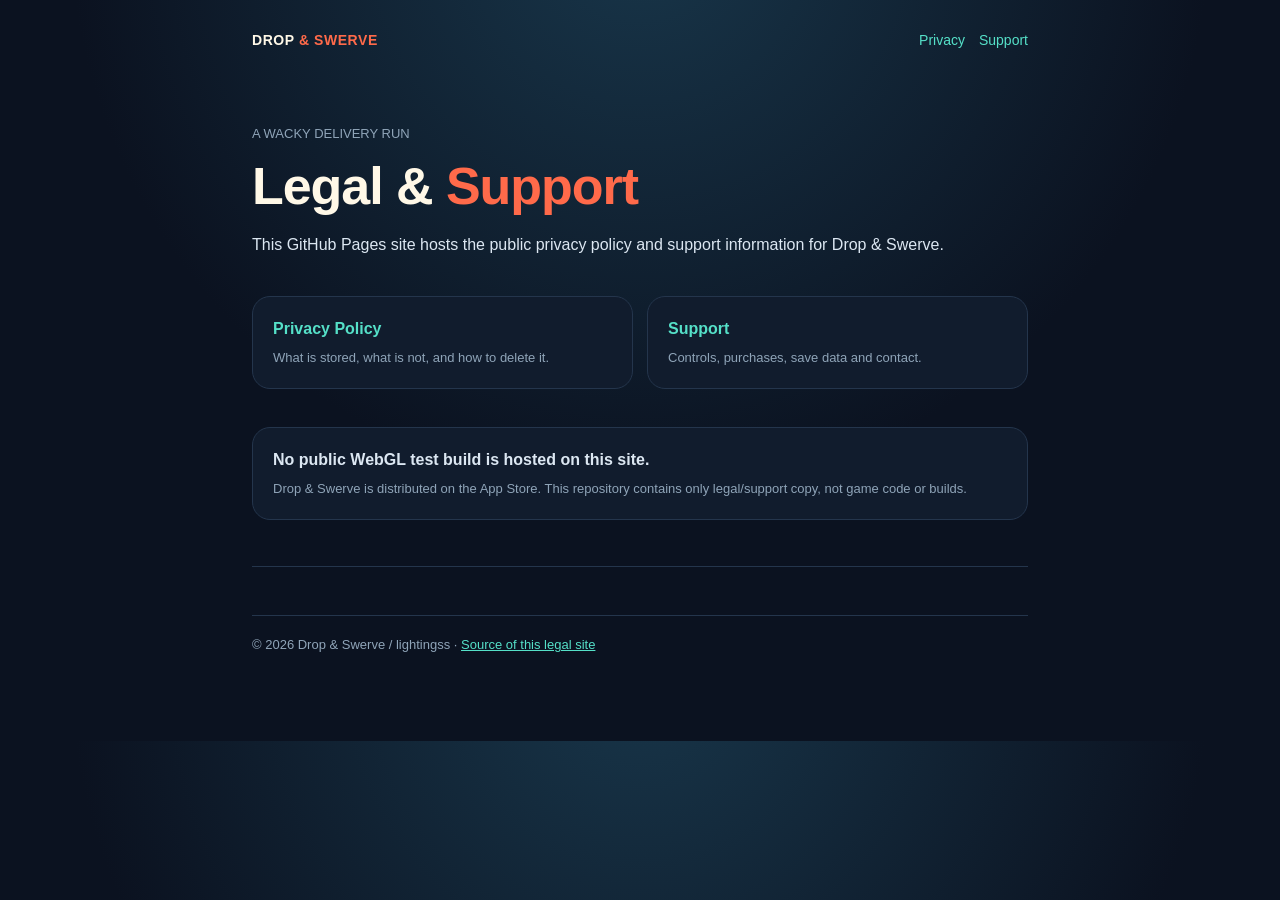
<file: index.html>
<!doctype html>
<html lang="en">
<head>
<meta charset="utf-8">
<meta name="viewport" content="width=device-width,initial-scale=1,viewport-fit=cover">
<title>Drop &amp; Swerve — Legal &amp; Support</title>
<meta name="description" content="Privacy policy and support for Drop & Swerve by lightingss.">
<link rel="stylesheet" href="style.css">
</head>
<body><div class="wrap">
<nav><a class="brand" href="./">DROP <span>&amp; SWERVE</span></a><a href="privacy.html">Privacy</a><a href="support.html">Support</a></nav>
<main class="hero">
<p class="muted">A WACKY DELIVERY RUN</p>
<h1>Legal &amp; <span>Support</span></h1>
<p>This GitHub Pages site hosts the public privacy policy and support information for Drop &amp; Swerve.</p>
<div class="grid">
  <a class="card" href="privacy.html" style="text-decoration:none"><strong>Privacy Policy</strong><br><span class="muted">What is stored, what is not, and how to delete it.</span></a>
  <a class="card" href="support.html" style="text-decoration:none"><strong>Support</strong><br><span class="muted">Controls, purchases, save data and contact.</span></a>
</div>
<div class="card"><strong>No public WebGL test build is hosted on this site.</strong><br>
<span class="muted">Drop &amp; Swerve is distributed on the App Store. This repository contains only legal/support copy, not game code or builds.</span></div>
</main>
<footer>© 2026 Drop &amp; Swerve / lightingss · <a href="https://github.com/lightingss/drop-swerve-legal">Source of this legal site</a></footer>
</div></body></html>
</file>
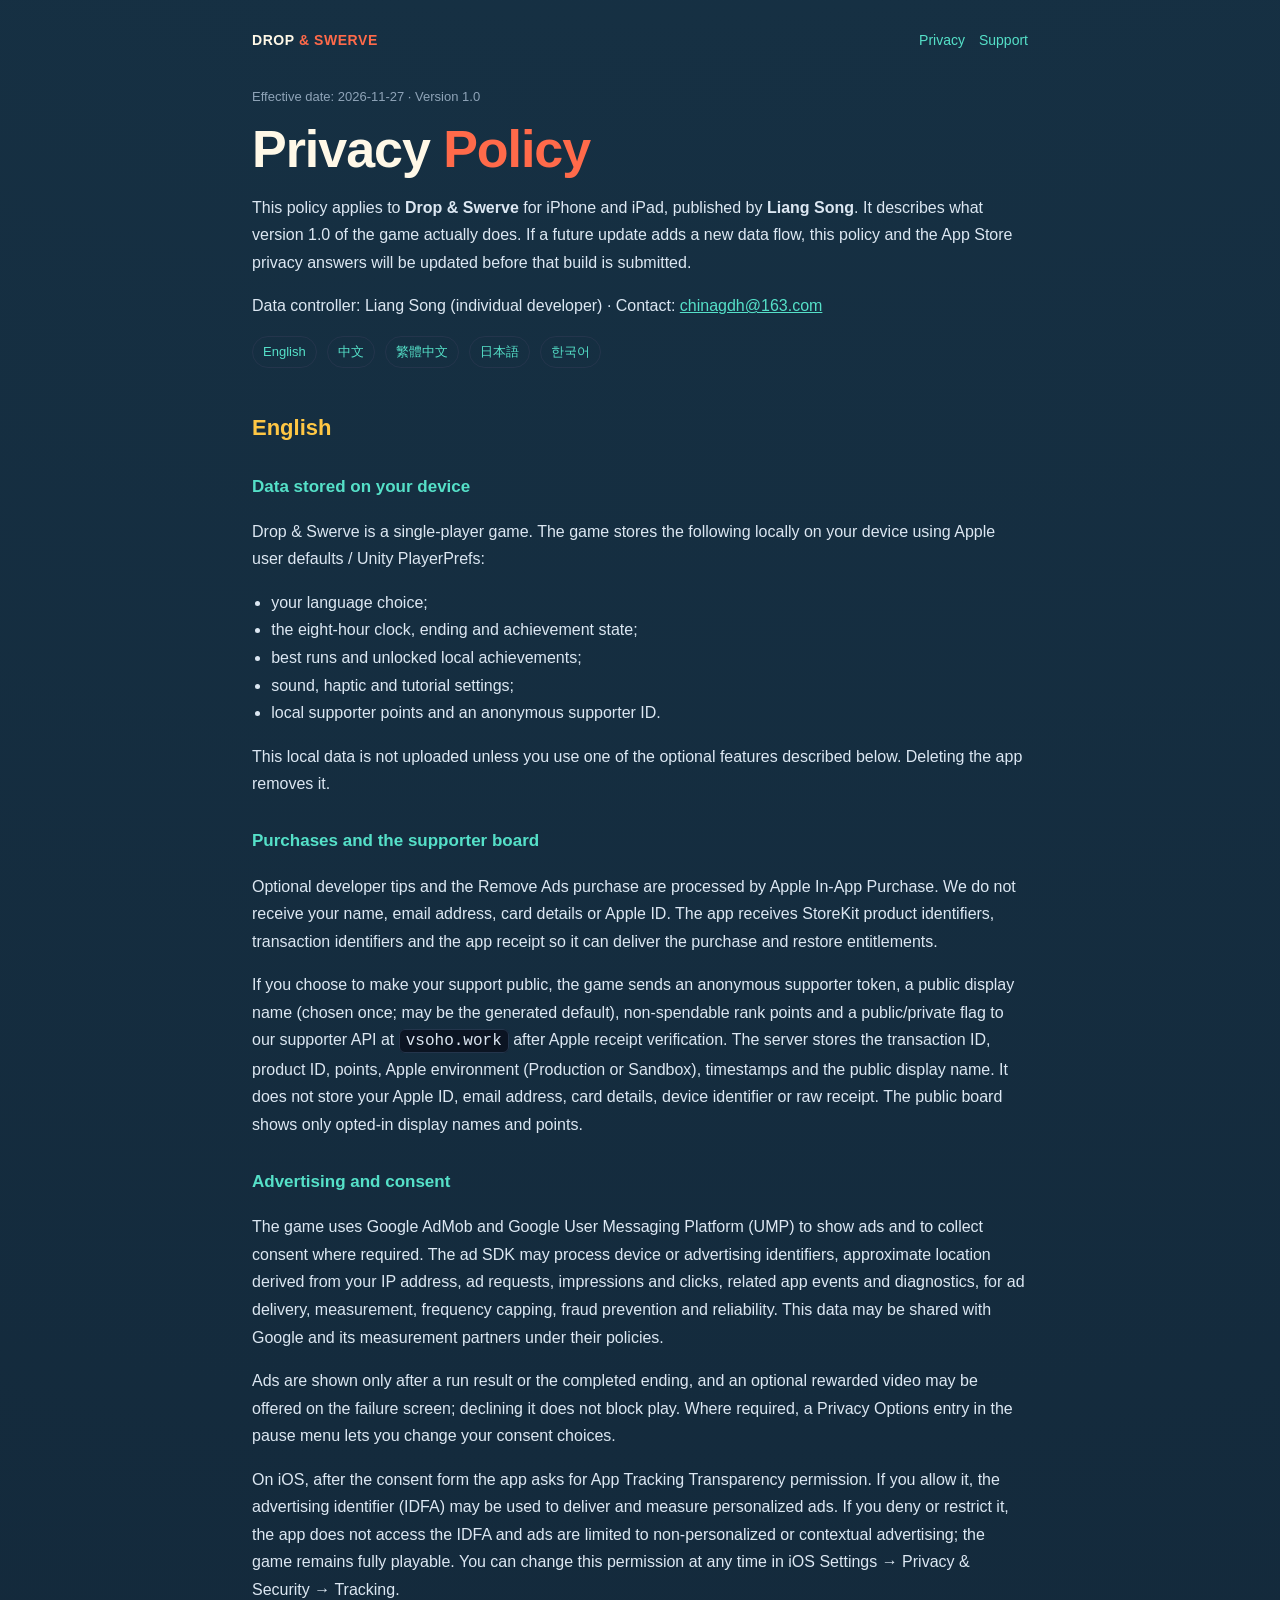
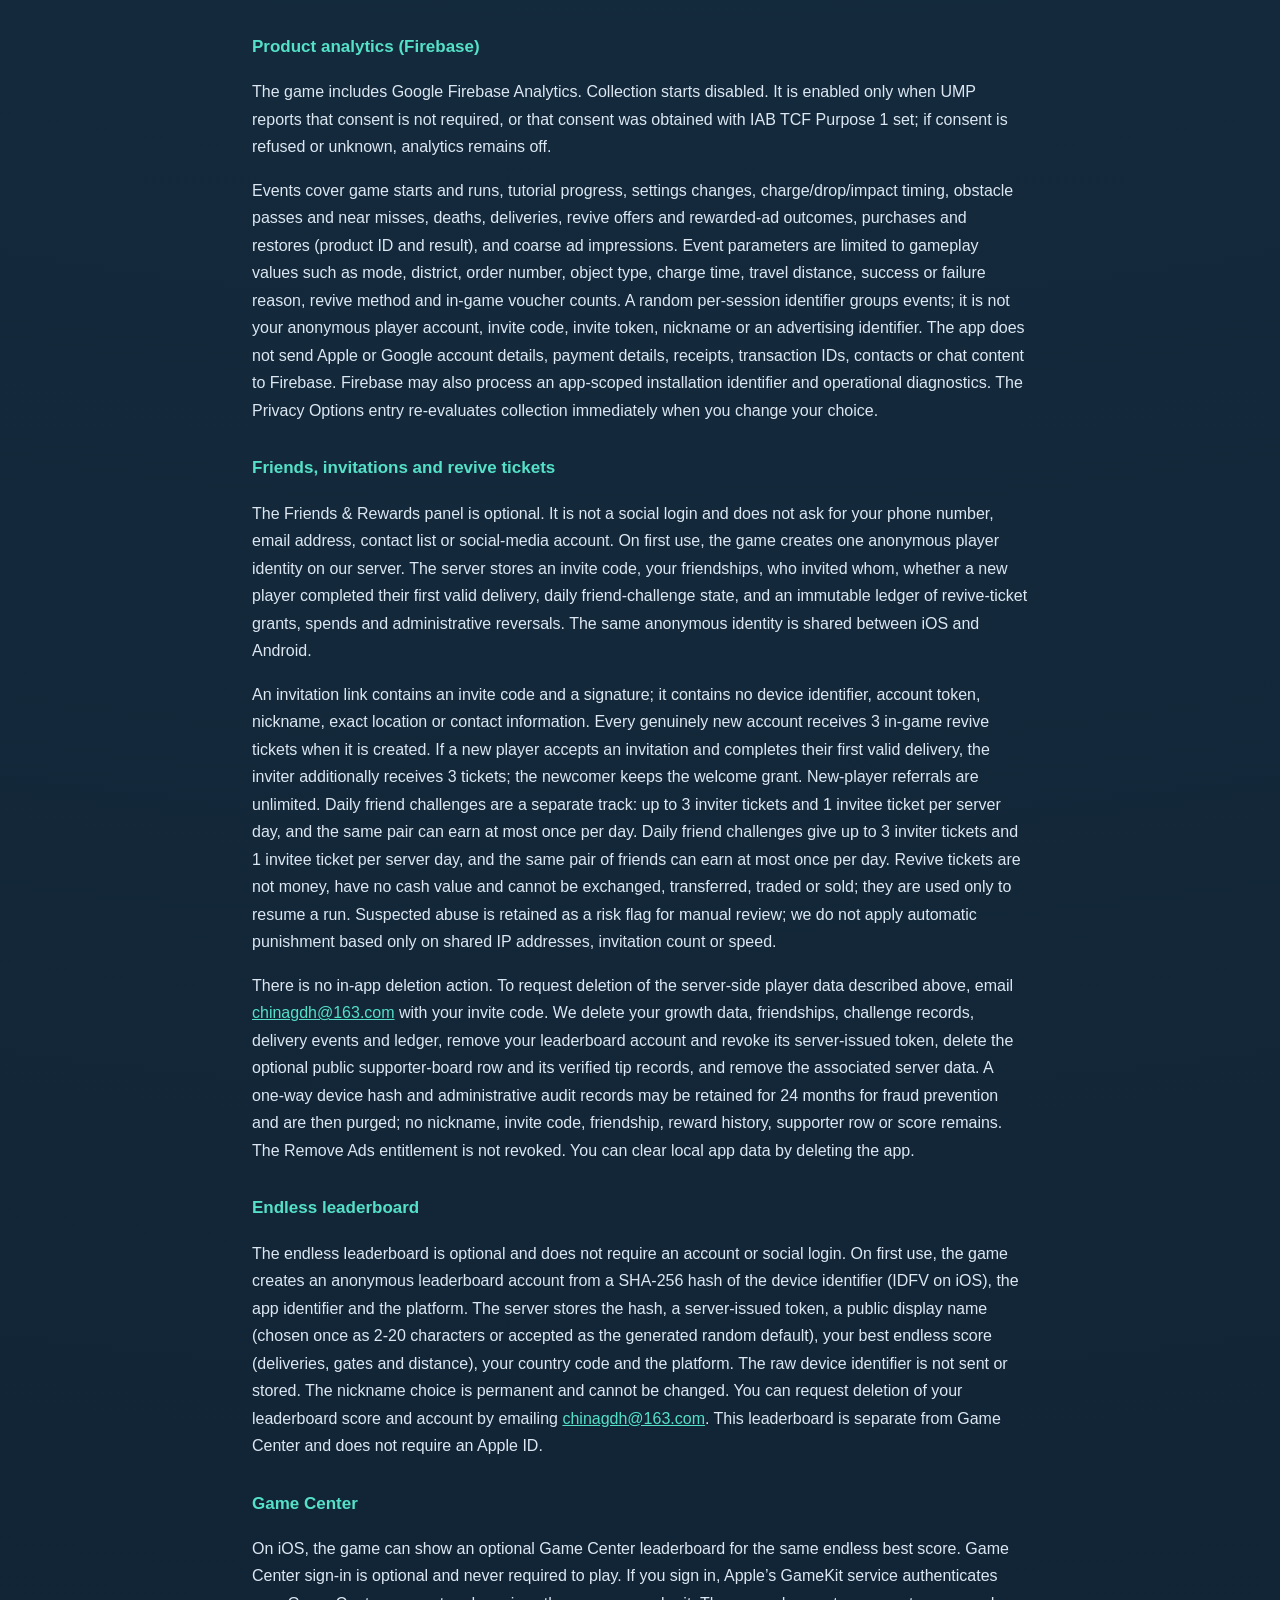
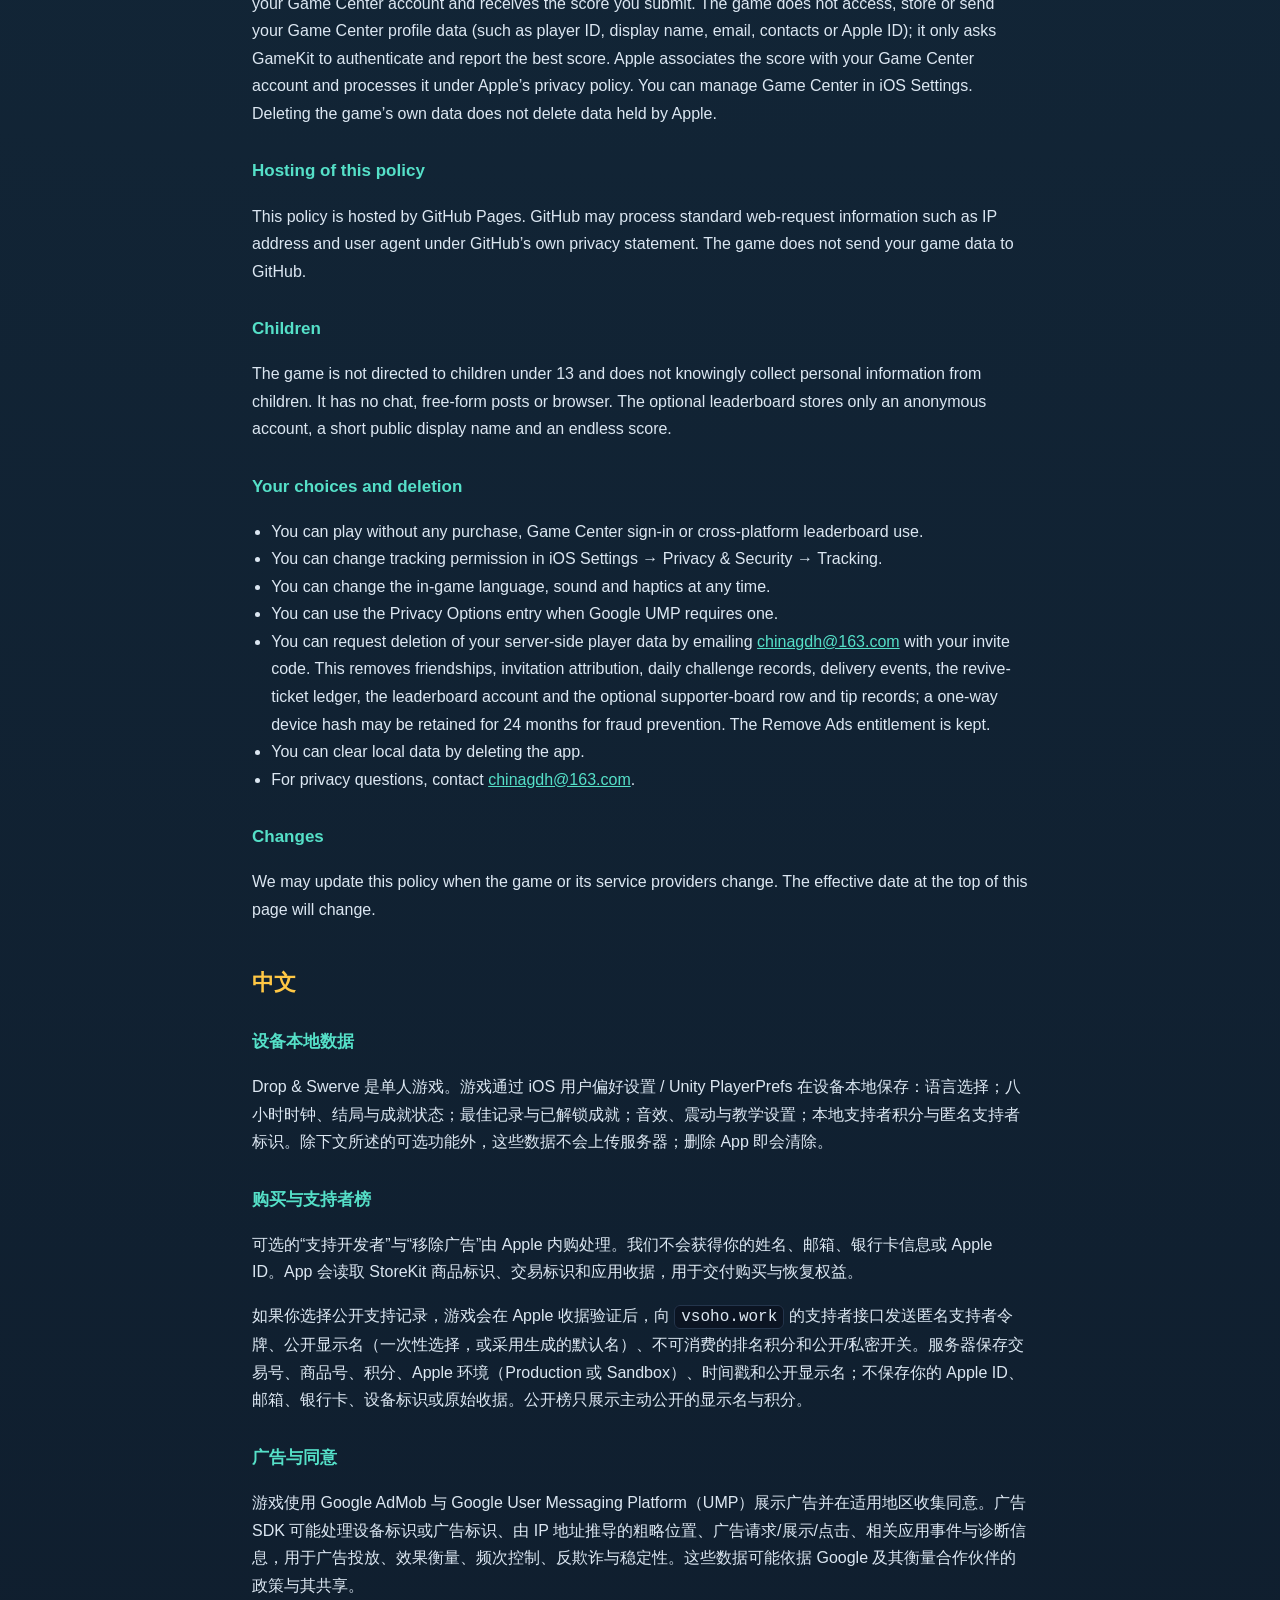
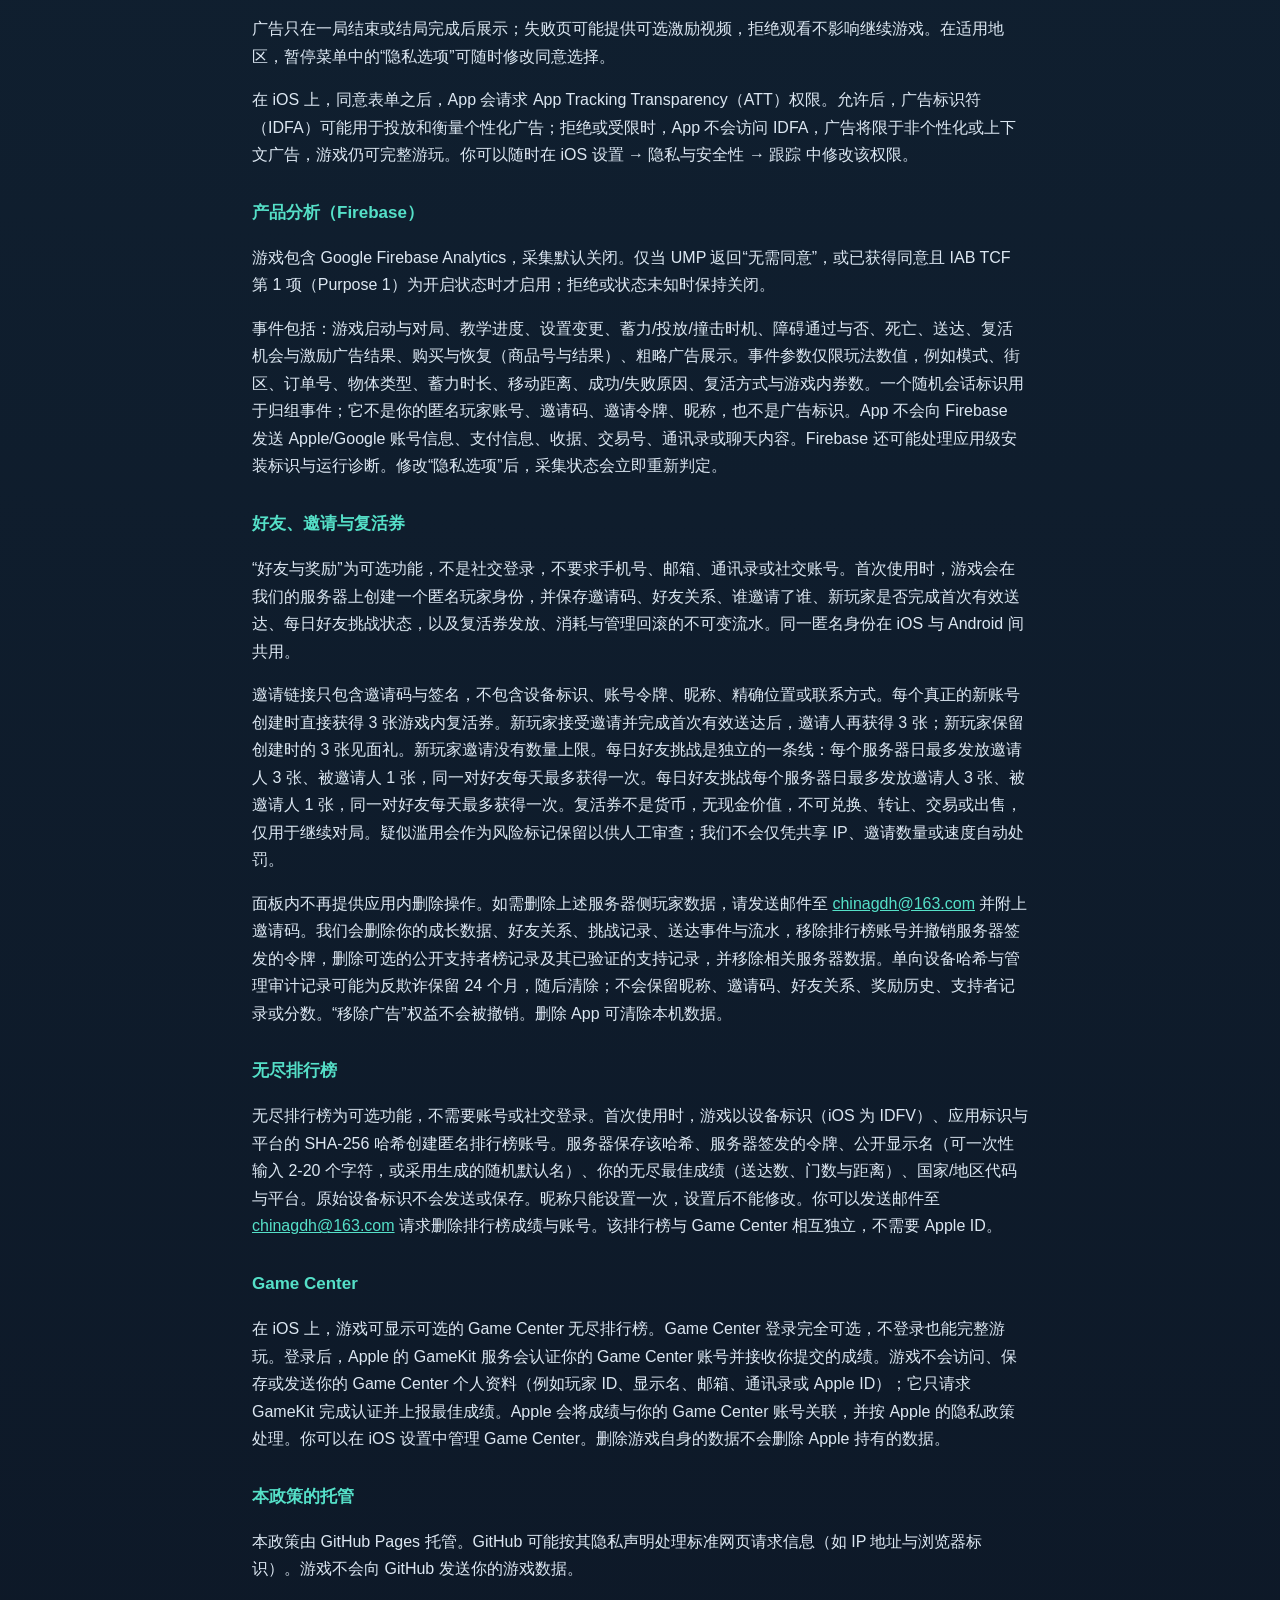
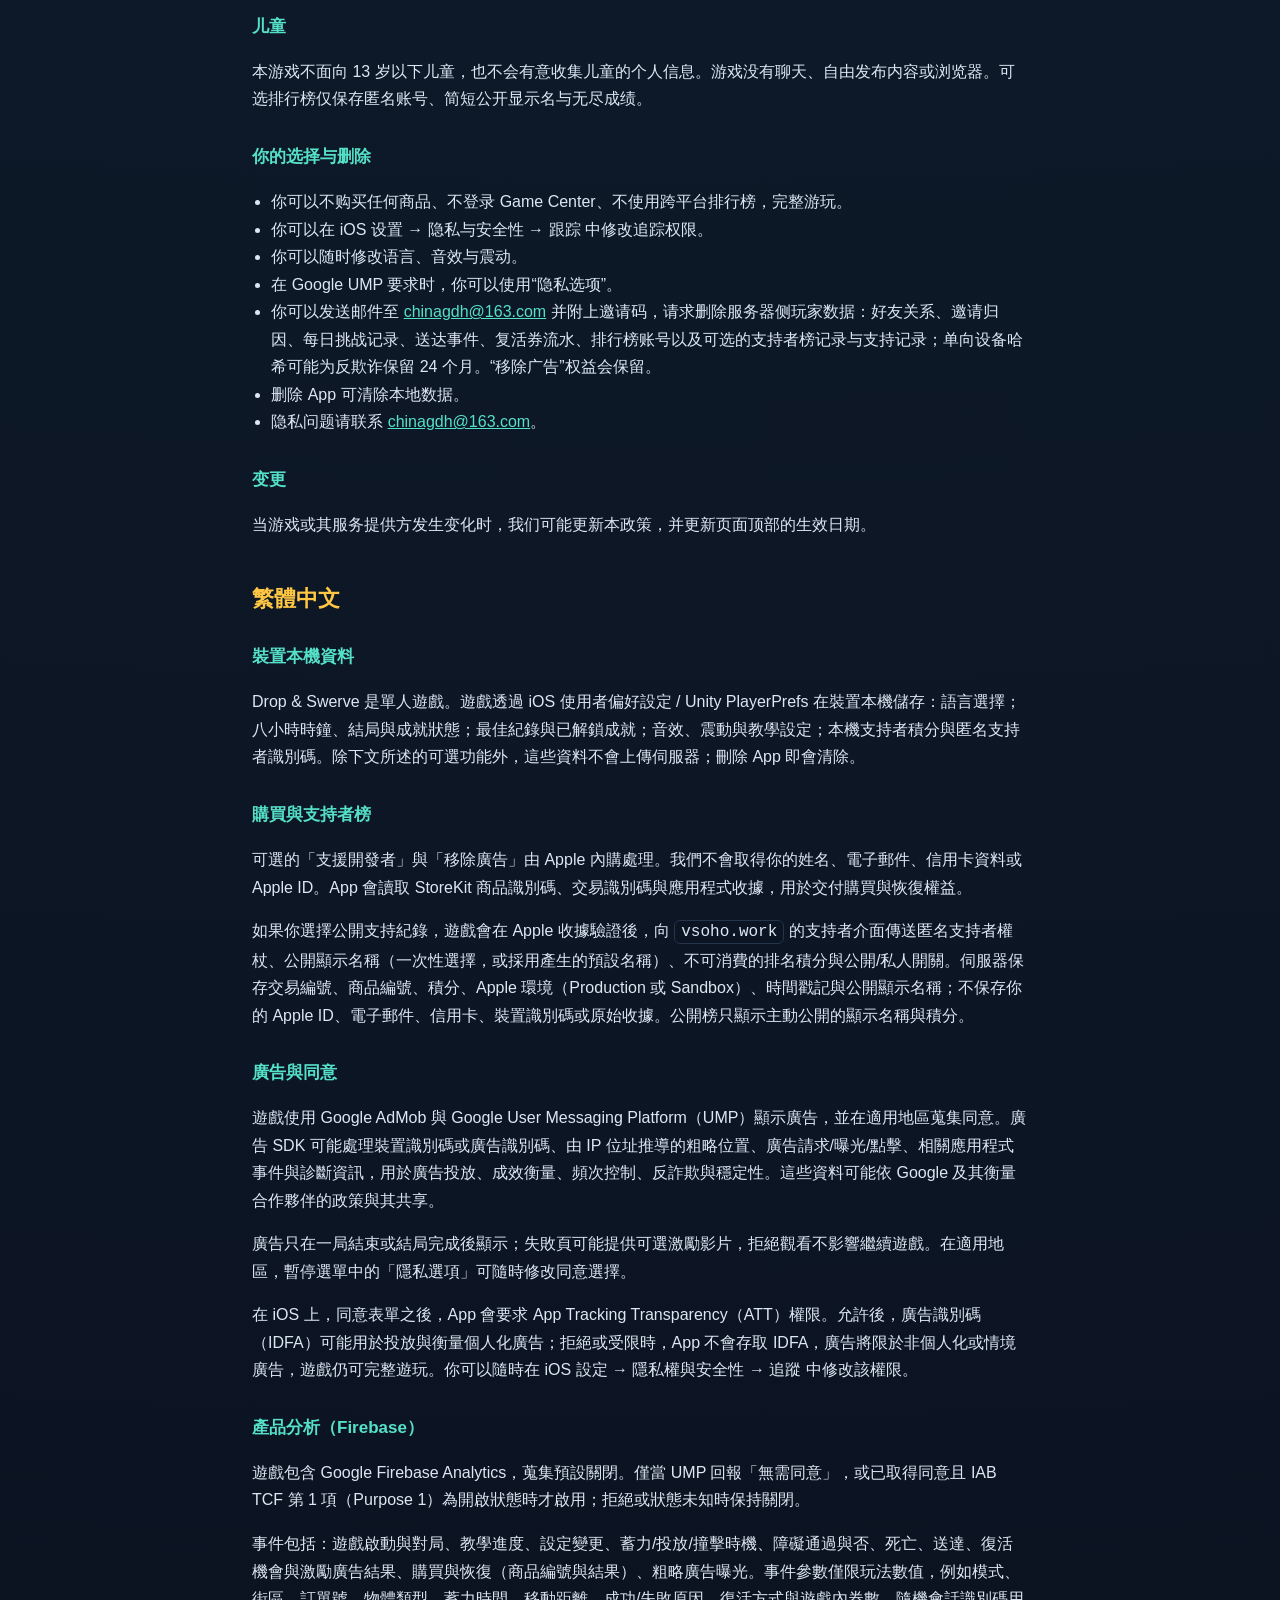
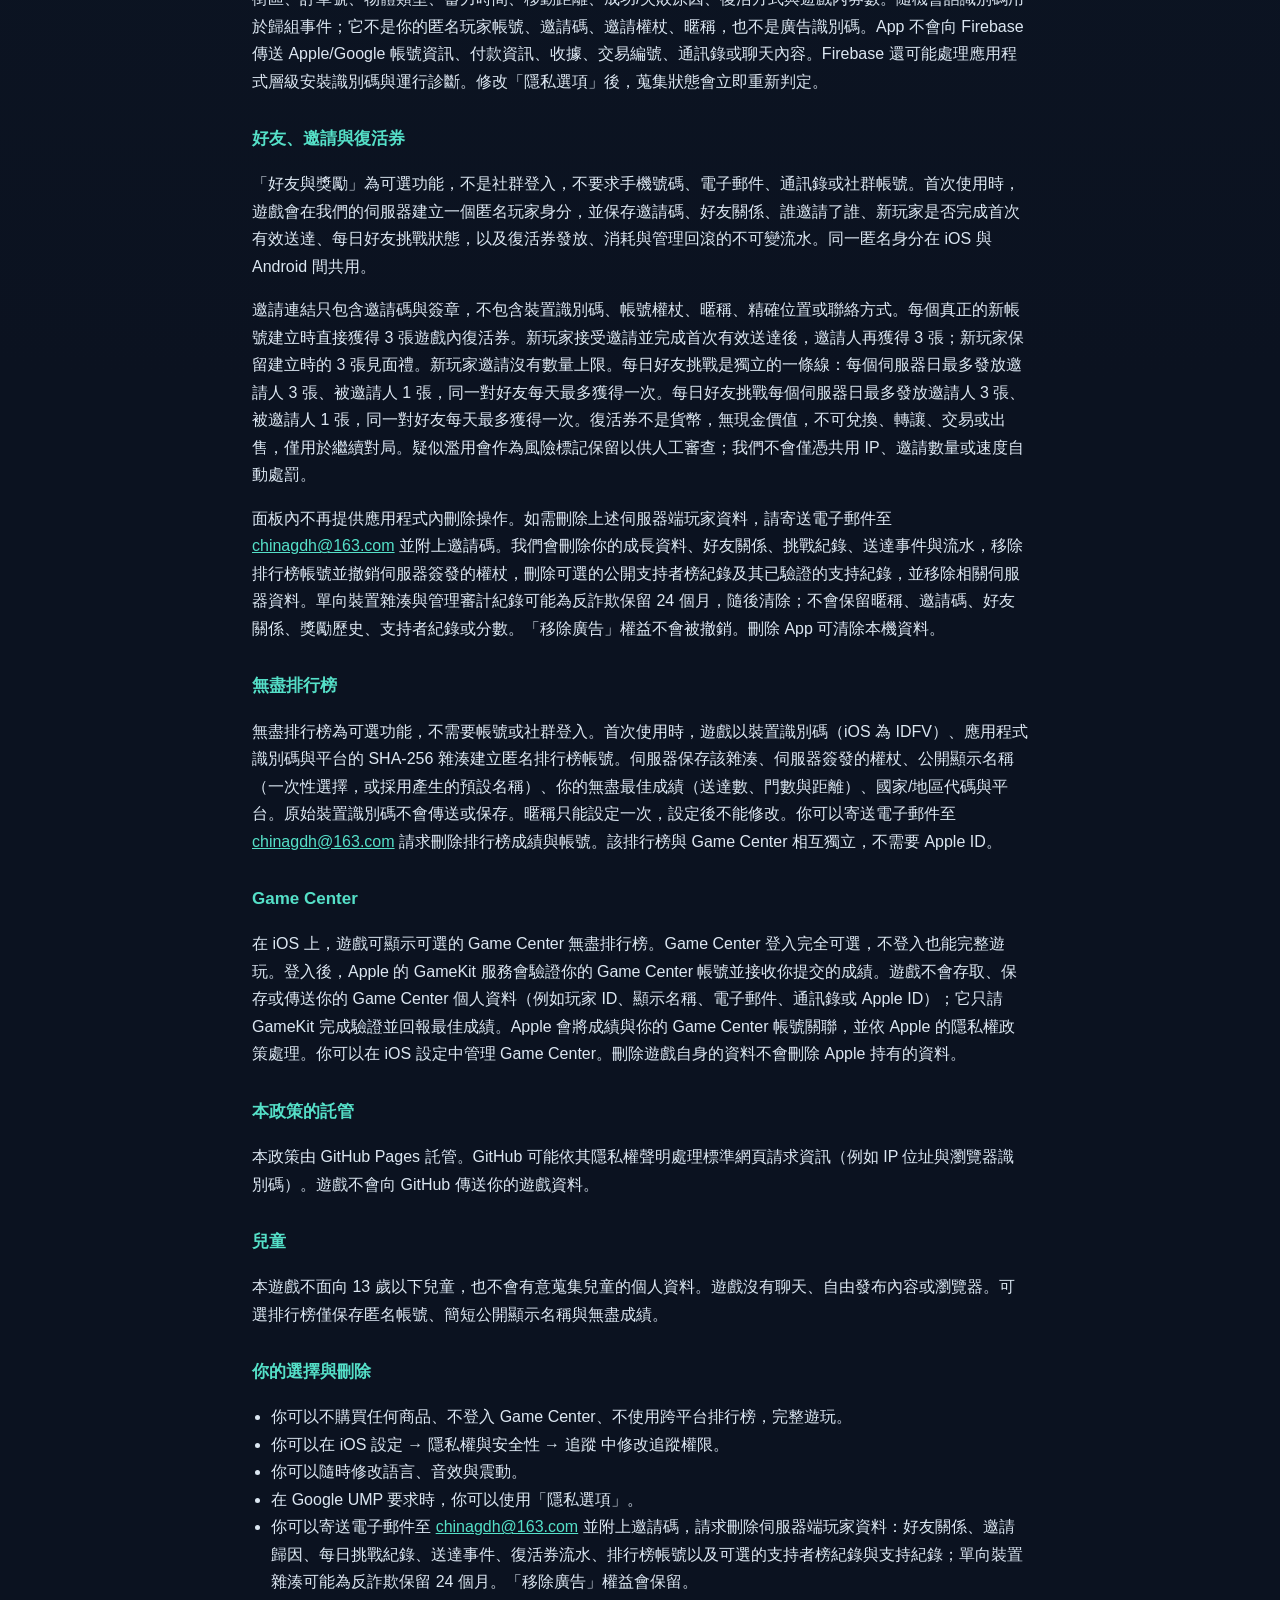
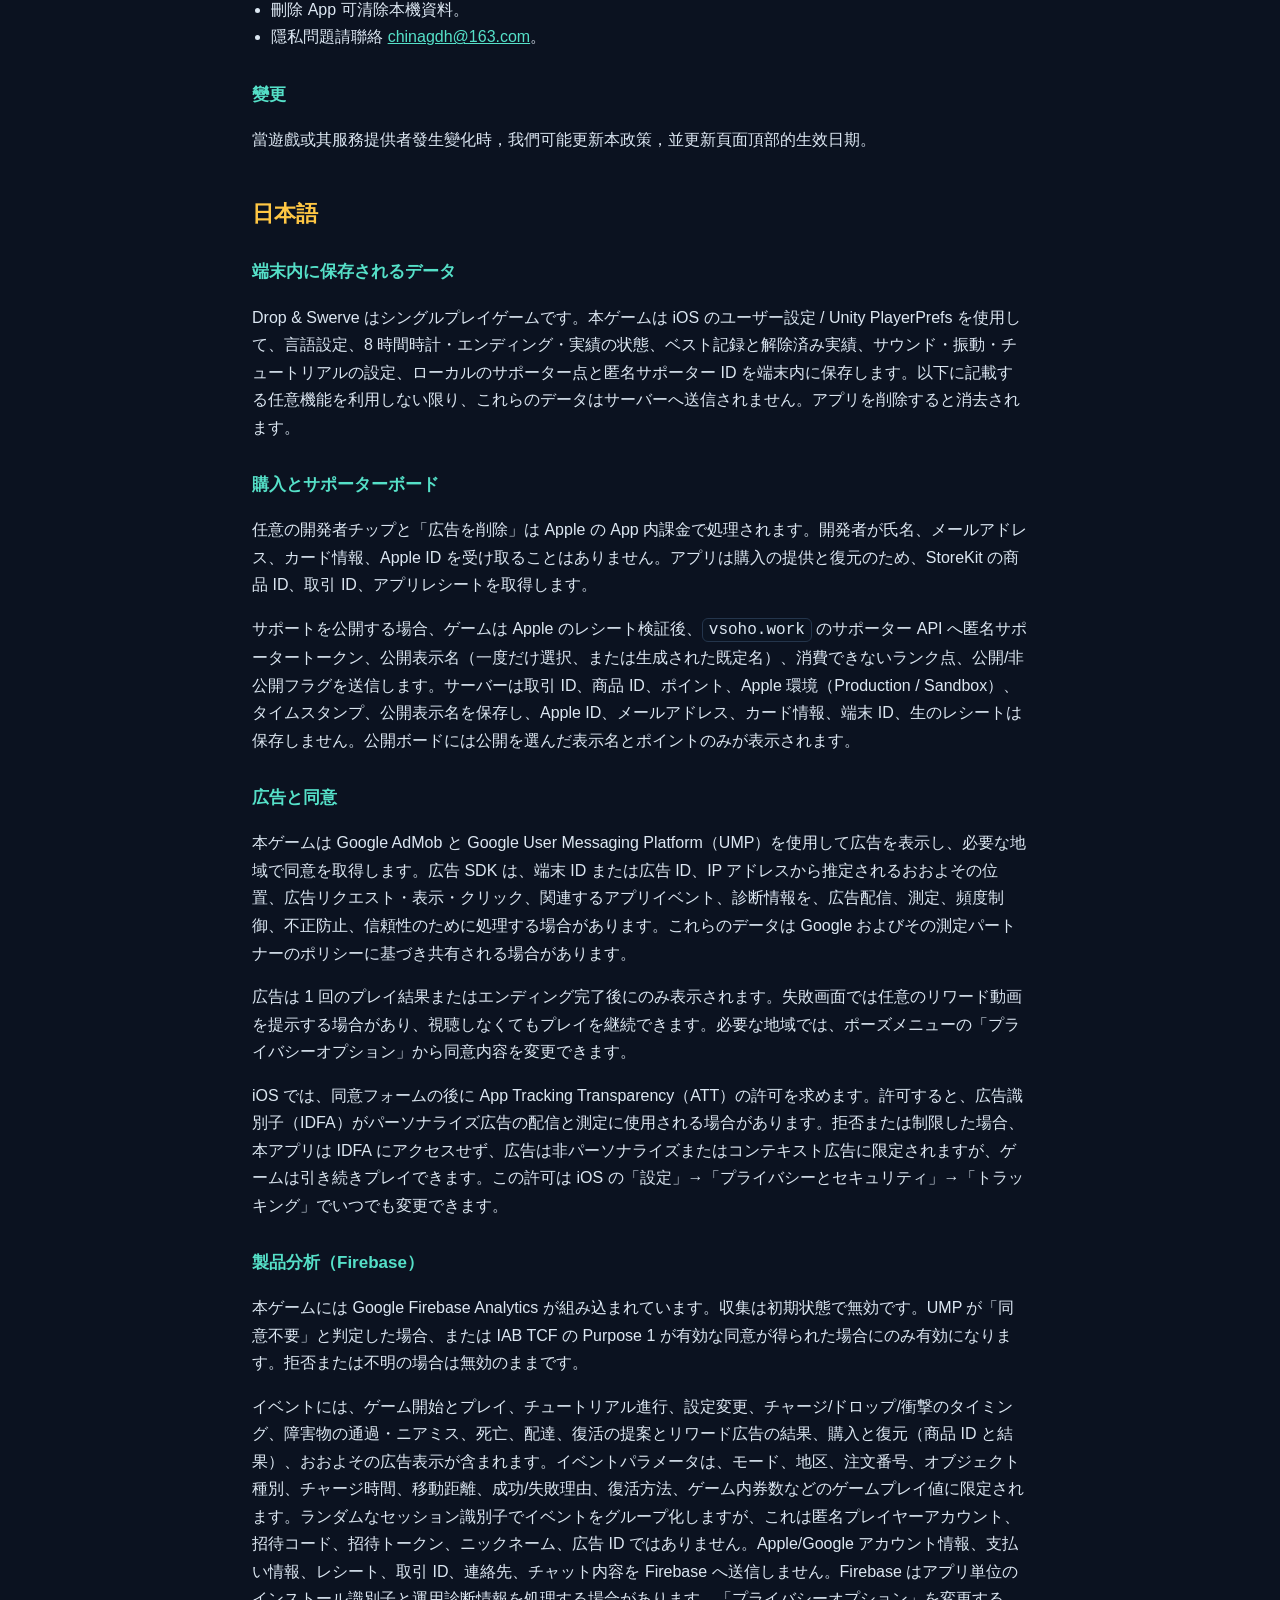
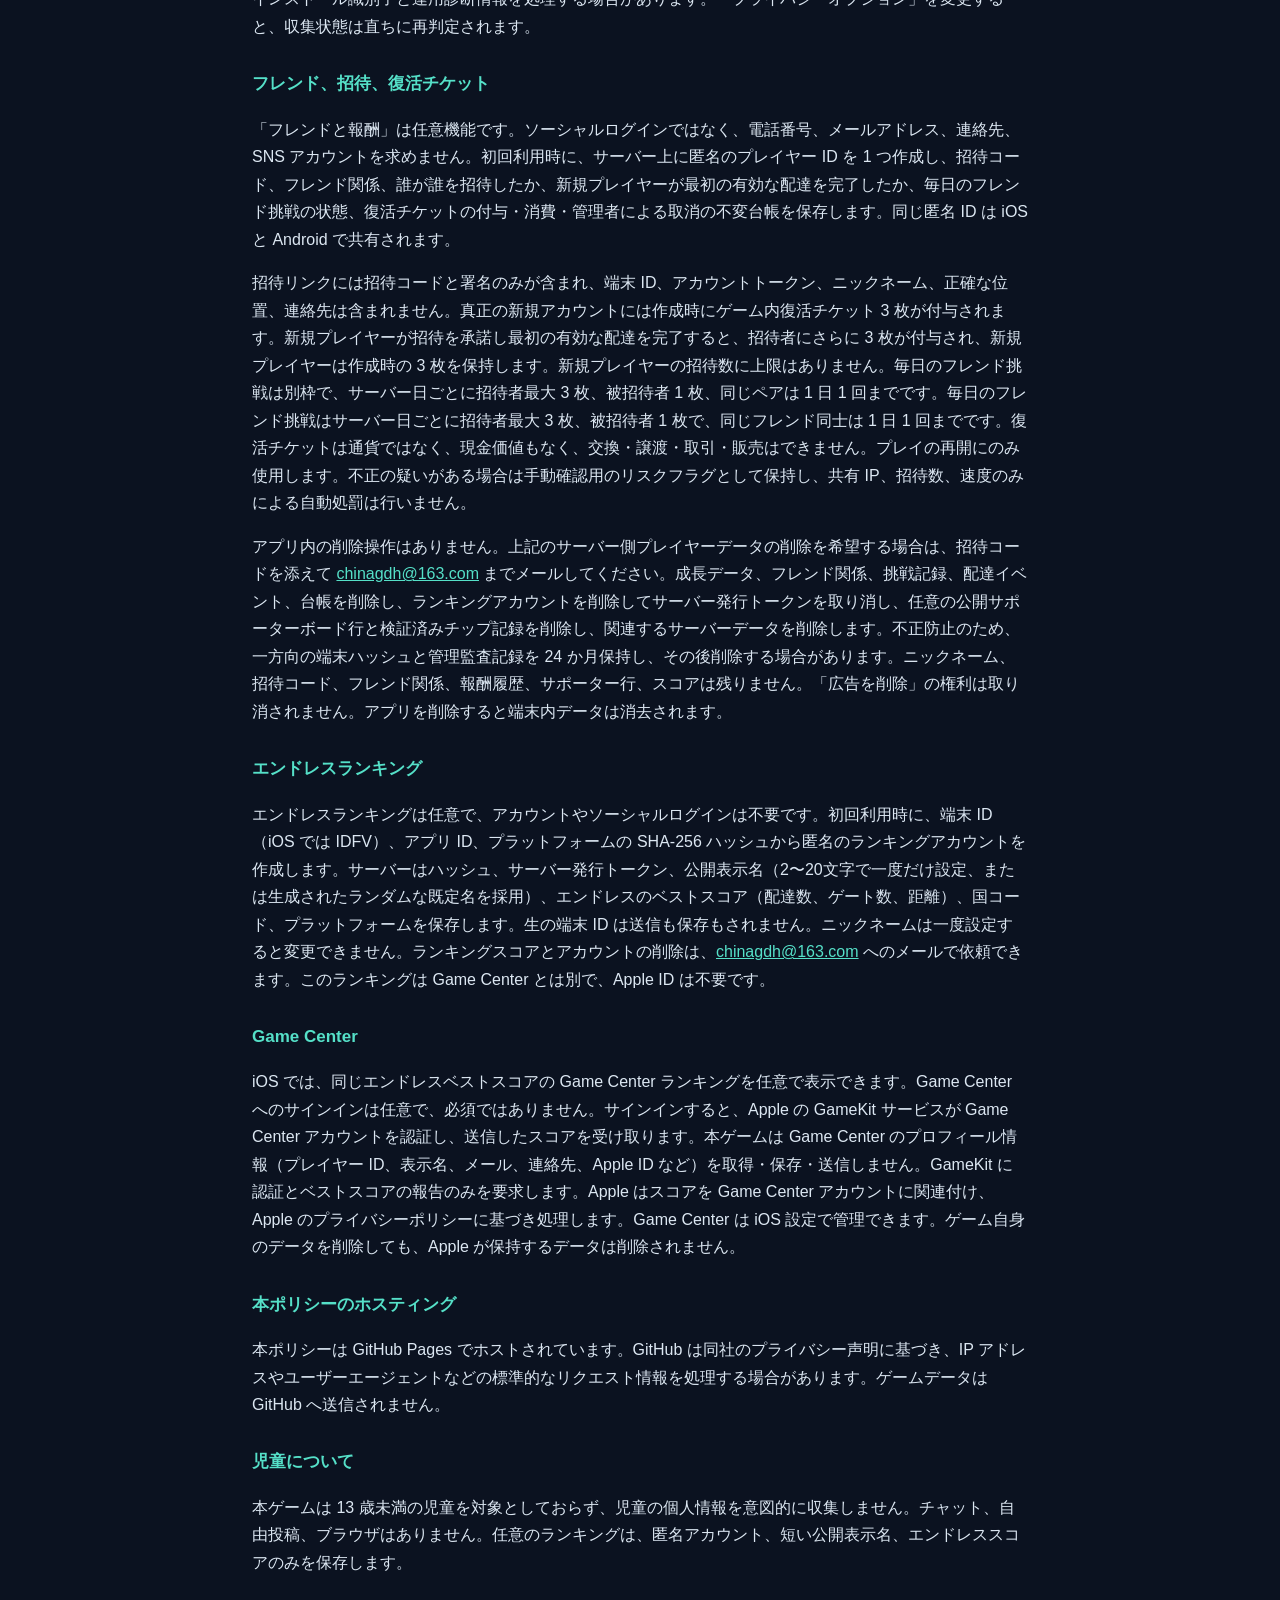
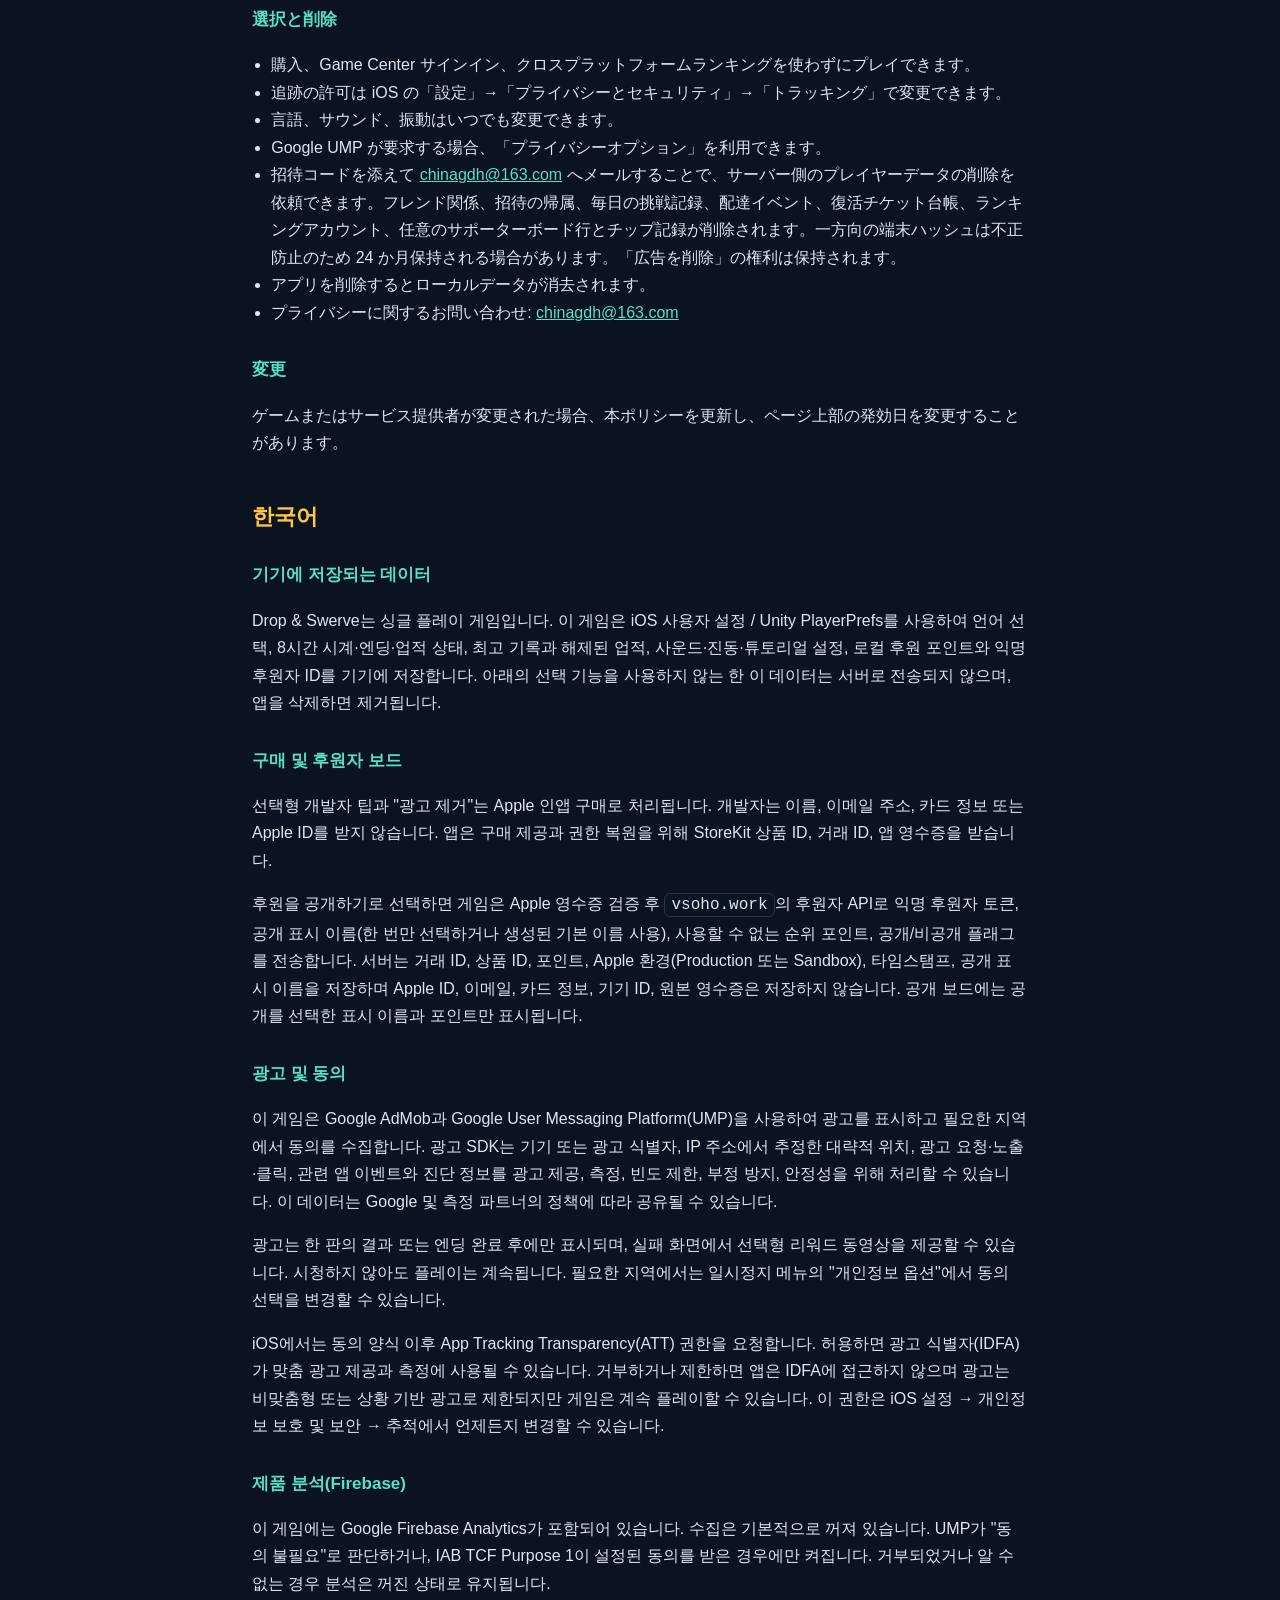
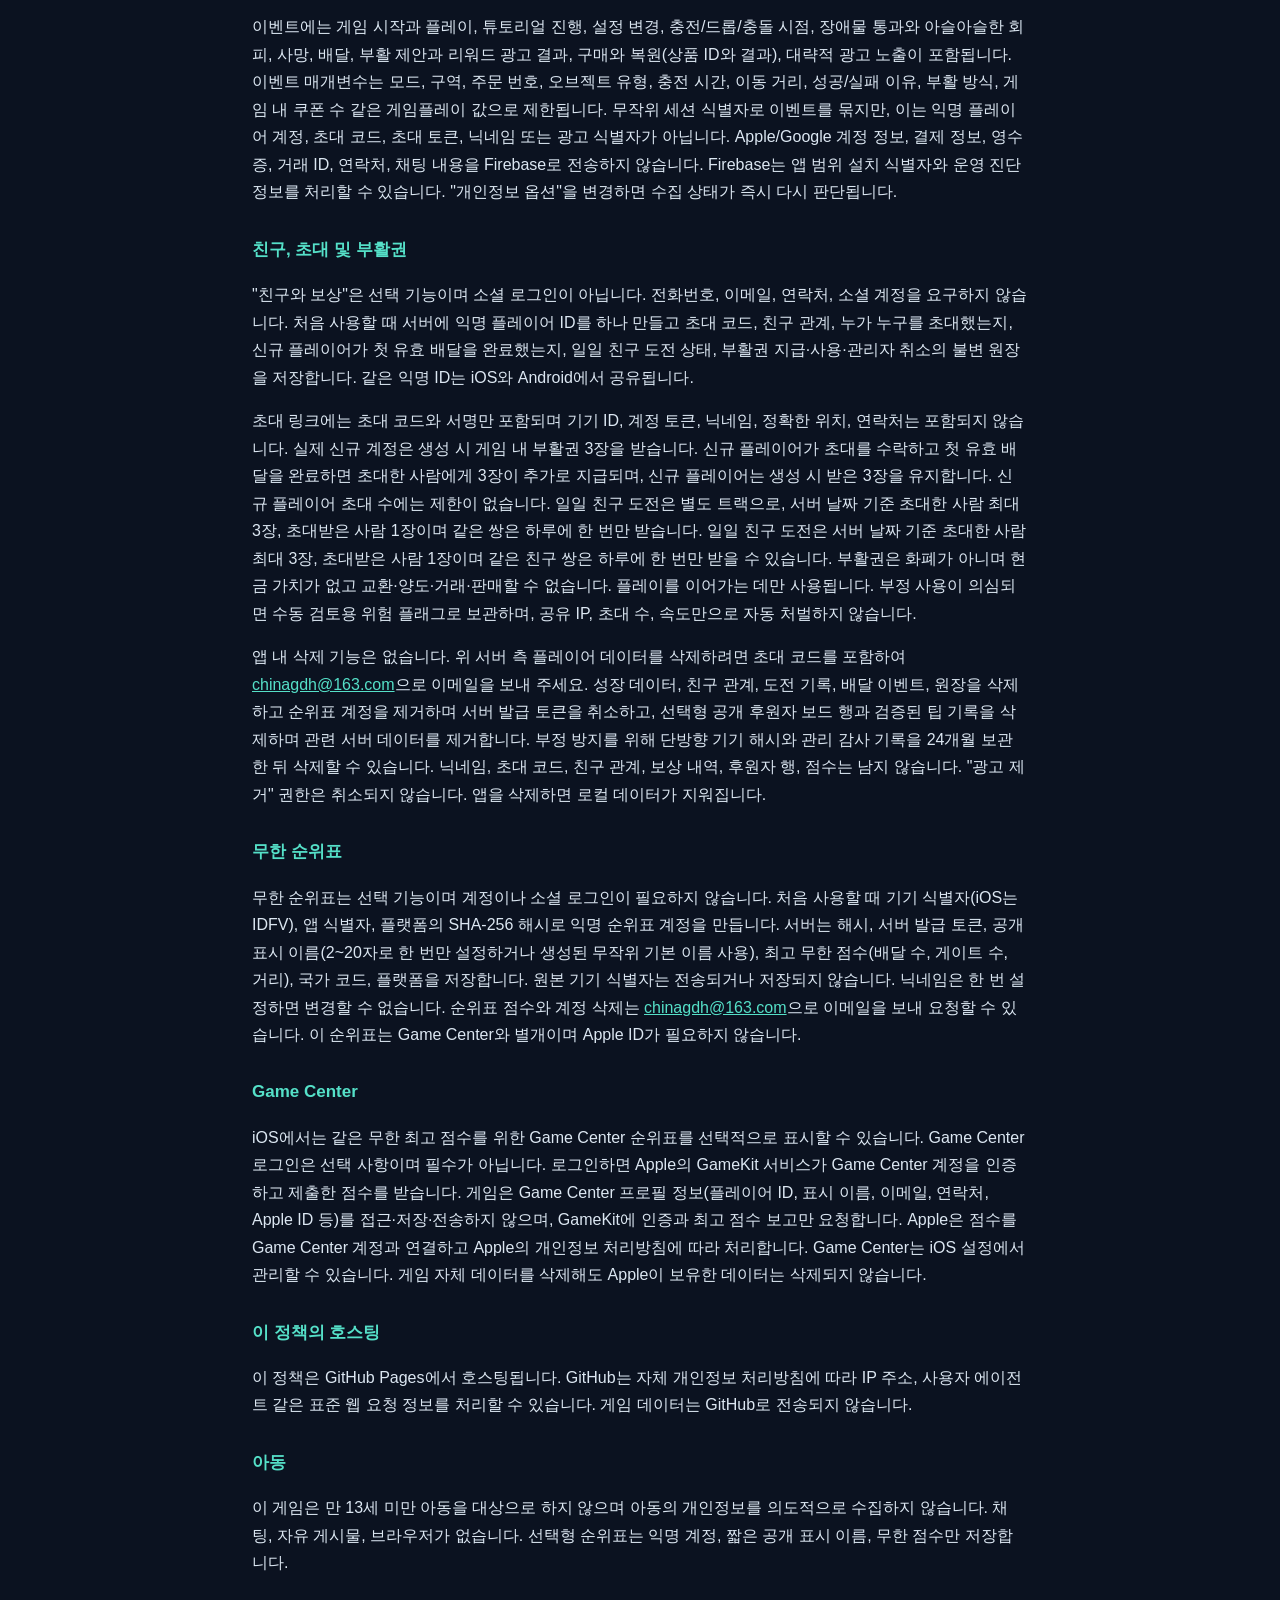
<file: privacy.html>
<!doctype html>
<html lang="en">
<head>
<meta charset="utf-8">
<meta name="viewport" content="width=device-width,initial-scale=1,viewport-fit=cover">
<title>Privacy Policy — Drop &amp; Swerve</title>
<meta name="description" content="Privacy Policy for Drop & Swerve.">
<link rel="stylesheet" href="style.css">
</head>
<body><div class="wrap">
<nav><a class="brand" href="./">DROP <span>&amp; SWERVE</span></a><a href="privacy.html">Privacy</a><a href="support.html">Support</a></nav>
<main>
<p class="muted">Effective date: 2026-11-27 · Version 1.0</p>
<h1>Privacy <span>Policy</span></h1>
<p>This policy applies to <strong>Drop &amp; Swerve</strong> for iPhone and iPad, published by <strong>Liang Song</strong>. It describes what version 1.0 of the game actually does. If a future update adds a new data flow, this policy and the App Store privacy answers will be updated before that build is submitted.</p>
<p>Data controller: Liang Song (individual developer) · Contact: <a href="mailto:chinagdh@163.com">chinagdh@163.com</a></p>
<div class="langs"><a href="#en">English</a><a href="#zh">中文</a><a href="#zh-hant">繁體中文</a><a href="#ja">日本語</a><a href="#ko">한국어</a></div>

<h2 id="en">English</h2>
<h3>Data stored on your device</h3>
<p>Drop &amp; Swerve is a single-player game. The game stores the following locally on your device using Apple user defaults / Unity PlayerPrefs:</p>
<ul>
<li>your language choice;</li>
<li>the eight-hour clock, ending and achievement state;</li>
<li>best runs and unlocked local achievements;</li>
<li>sound, haptic and tutorial settings;</li>
<li>local supporter points and an anonymous supporter ID.</li>
</ul>
<p>This local data is not uploaded unless you use one of the optional features described below. Deleting the app removes it.</p>

<h3>Purchases and the supporter board</h3>
<p>Optional developer tips and the Remove Ads purchase are processed by Apple In-App Purchase. We do not receive your name, email address, card details or Apple ID. The app receives StoreKit product identifiers, transaction identifiers and the app receipt so it can deliver the purchase and restore entitlements.</p>
<p>If you choose to make your support public, the game sends an anonymous supporter token, a public display name (chosen once; may be the generated default), non-spendable rank points and a public/private flag to our supporter API at <code>vsoho.work</code> after Apple receipt verification. The server stores the transaction ID, product ID, points, Apple environment (Production or Sandbox), timestamps and the public display name. It does not store your Apple ID, email address, card details, device identifier or raw receipt. The public board shows only opted-in display names and points.</p>

<h3>Advertising and consent</h3>
<p>The game uses Google AdMob and Google User Messaging Platform (UMP) to show ads and to collect consent where required. The ad SDK may process device or advertising identifiers, approximate location derived from your IP address, ad requests, impressions and clicks, related app events and diagnostics, for ad delivery, measurement, frequency capping, fraud prevention and reliability. This data may be shared with Google and its measurement partners under their policies.</p>
<p>Ads are shown only after a run result or the completed ending, and an optional rewarded video may be offered on the failure screen; declining it does not block play. Where required, a Privacy Options entry in the pause menu lets you change your consent choices.</p>
<p>On iOS, after the consent form the app asks for App Tracking Transparency permission. If you allow it, the advertising identifier (IDFA) may be used to deliver and measure personalized ads. If you deny or restrict it, the app does not access the IDFA and ads are limited to non-personalized or contextual advertising; the game remains fully playable. You can change this permission at any time in iOS Settings → Privacy &amp; Security → Tracking.</p>

<h3>Product analytics (Firebase)</h3>
<p>The game includes Google Firebase Analytics. Collection starts disabled. It is enabled only when UMP reports that consent is not required, or that consent was obtained with IAB TCF Purpose 1 set; if consent is refused or unknown, analytics remains off.</p>
<p>Events cover game starts and runs, tutorial progress, settings changes, charge/drop/impact timing, obstacle passes and near misses, deaths, deliveries, revive offers and rewarded-ad outcomes, purchases and restores (product ID and result), and coarse ad impressions. Event parameters are limited to gameplay values such as mode, district, order number, object type, charge time, travel distance, success or failure reason, revive method and in-game voucher counts. A random per-session identifier groups events; it is not your anonymous player account, invite code, invite token, nickname or an advertising identifier. The app does not send Apple or Google account details, payment details, receipts, transaction IDs, contacts or chat content to Firebase. Firebase may also process an app-scoped installation identifier and operational diagnostics. The Privacy Options entry re-evaluates collection immediately when you change your choice.</p>

<h3>Friends, invitations and revive tickets</h3>
<p>The Friends &amp; Rewards panel is optional. It is not a social login and does not ask for your phone number, email address, contact list or social-media account. On first use, the game creates one anonymous player identity on our server. The server stores an invite code, your friendships, who invited whom, whether a new player completed their first valid delivery, daily friend-challenge state, and an immutable ledger of revive-ticket grants, spends and administrative reversals. The same anonymous identity is shared between iOS and Android.</p>
<p>An invitation link contains an invite code and a signature; it contains no device identifier, account token, nickname, exact location or contact information. Every genuinely new account receives 3 in-game revive tickets when it is created. If a new player accepts an invitation and completes their first valid delivery, the inviter additionally receives 3 tickets; the newcomer keeps the welcome grant. New-player referrals are unlimited. Daily friend challenges are a separate track: up to 3 inviter tickets and 1 invitee ticket per server day, and the same pair can earn at most once per day. Daily friend challenges give up to 3 inviter tickets and 1 invitee ticket per server day, and the same pair of friends can earn at most once per day. Revive tickets are not money, have no cash value and cannot be exchanged, transferred, traded or sold; they are used only to resume a run. Suspected abuse is retained as a risk flag for manual review; we do not apply automatic punishment based only on shared IP addresses, invitation count or speed.</p>
<p>There is no in-app deletion action. To request deletion of the server-side player data described above, email <a href="mailto:chinagdh@163.com">chinagdh@163.com</a> with your invite code. We delete your growth data, friendships, challenge records, delivery events and ledger, remove your leaderboard account and revoke its server-issued token, delete the optional public supporter-board row and its verified tip records, and remove the associated server data. A one-way device hash and administrative audit records may be retained for 24 months for fraud prevention and are then purged; no nickname, invite code, friendship, reward history, supporter row or score remains. The Remove Ads entitlement is not revoked. You can clear local app data by deleting the app.</p>

<h3>Endless leaderboard</h3>
<p>The endless leaderboard is optional and does not require an account or social login. On first use, the game creates an anonymous leaderboard account from a SHA-256 hash of the device identifier (IDFV on iOS), the app identifier and the platform. The server stores the hash, a server-issued token, a public display name (chosen once as 2-20 characters or accepted as the generated random default), your best endless score (deliveries, gates and distance), your country code and the platform. The raw device identifier is not sent or stored. The nickname choice is permanent and cannot be changed. You can request deletion of your leaderboard score and account by emailing <a href="mailto:chinagdh@163.com">chinagdh@163.com</a>. This leaderboard is separate from Game Center and does not require an Apple ID.</p>

<h3>Game Center</h3>
<p>On iOS, the game can show an optional Game Center leaderboard for the same endless best score. Game Center sign-in is optional and never required to play. If you sign in, Apple’s GameKit service authenticates your Game Center account and receives the score you submit. The game does not access, store or send your Game Center profile data (such as player ID, display name, email, contacts or Apple ID); it only asks GameKit to authenticate and report the best score. Apple associates the score with your Game Center account and processes it under Apple’s privacy policy. You can manage Game Center in iOS Settings. Deleting the game’s own data does not delete data held by Apple.</p>

<h3>Hosting of this policy</h3>
<p>This policy is hosted by GitHub Pages. GitHub may process standard web-request information such as IP address and user agent under GitHub’s own privacy statement. The game does not send your game data to GitHub.</p>

<h3>Children</h3>
<p>The game is not directed to children under 13 and does not knowingly collect personal information from children. It has no chat, free-form posts or browser. The optional leaderboard stores only an anonymous account, a short public display name and an endless score.</p>

<h3>Your choices and deletion</h3>
<ul>
<li>You can play without any purchase, Game Center sign-in or cross-platform leaderboard use.</li>
<li>You can change tracking permission in iOS Settings → Privacy &amp; Security → Tracking.</li>
<li>You can change the in-game language, sound and haptics at any time.</li>
<li>You can use the Privacy Options entry when Google UMP requires one.</li>
<li>You can request deletion of your server-side player data by emailing <a href="mailto:chinagdh@163.com">chinagdh@163.com</a> with your invite code. This removes friendships, invitation attribution, daily challenge records, delivery events, the revive-ticket ledger, the leaderboard account and the optional supporter-board row and tip records; a one-way device hash may be retained for 24 months for fraud prevention. The Remove Ads entitlement is kept.</li>
<li>You can clear local data by deleting the app.</li>
<li>For privacy questions, contact <a href="mailto:chinagdh@163.com">chinagdh@163.com</a>.</li>
</ul>

<h3>Changes</h3>
<p>We may update this policy when the game or its service providers change. The effective date at the top of this page will change.</p>

<h2 id="zh">中文</h2>
<h3>设备本地数据</h3>
<p>Drop &amp; Swerve 是单人游戏。游戏通过 iOS 用户偏好设置 / Unity PlayerPrefs 在设备本地保存：语言选择；八小时时钟、结局与成就状态；最佳记录与已解锁成就；音效、震动与教学设置；本地支持者积分与匿名支持者标识。除下文所述的可选功能外，这些数据不会上传服务器；删除 App 即会清除。</p>

<h3>购买与支持者榜</h3>
<p>可选的“支持开发者”与“移除广告”由 Apple 内购处理。我们不会获得你的姓名、邮箱、银行卡信息或 Apple ID。App 会读取 StoreKit 商品标识、交易标识和应用收据，用于交付购买与恢复权益。</p>
<p>如果你选择公开支持记录，游戏会在 Apple 收据验证后，向 <code>vsoho.work</code> 的支持者接口发送匿名支持者令牌、公开显示名（一次性选择，或采用生成的默认名）、不可消费的排名积分和公开/私密开关。服务器保存交易号、商品号、积分、Apple 环境（Production 或 Sandbox）、时间戳和公开显示名；不保存你的 Apple ID、邮箱、银行卡、设备标识或原始收据。公开榜只展示主动公开的显示名与积分。</p>

<h3>广告与同意</h3>
<p>游戏使用 Google AdMob 与 Google User Messaging Platform（UMP）展示广告并在适用地区收集同意。广告 SDK 可能处理设备标识或广告标识、由 IP 地址推导的粗略位置、广告请求/展示/点击、相关应用事件与诊断信息，用于广告投放、效果衡量、频次控制、反欺诈与稳定性。这些数据可能依据 Google 及其衡量合作伙伴的政策与其共享。</p>
<p>广告只在一局结束或结局完成后展示；失败页可能提供可选激励视频，拒绝观看不影响继续游戏。在适用地区，暂停菜单中的“隐私选项”可随时修改同意选择。</p>
<p>在 iOS 上，同意表单之后，App 会请求 App Tracking Transparency（ATT）权限。允许后，广告标识符（IDFA）可能用于投放和衡量个性化广告；拒绝或受限时，App 不会访问 IDFA，广告将限于非个性化或上下文广告，游戏仍可完整游玩。你可以随时在 iOS 设置 → 隐私与安全性 → 跟踪 中修改该权限。</p>

<h3>产品分析（Firebase）</h3>
<p>游戏包含 Google Firebase Analytics，采集默认关闭。仅当 UMP 返回“无需同意”，或已获得同意且 IAB TCF 第 1 项（Purpose 1）为开启状态时才启用；拒绝或状态未知时保持关闭。</p>
<p>事件包括：游戏启动与对局、教学进度、设置变更、蓄力/投放/撞击时机、障碍通过与否、死亡、送达、复活机会与激励广告结果、购买与恢复（商品号与结果）、粗略广告展示。事件参数仅限玩法数值，例如模式、街区、订单号、物体类型、蓄力时长、移动距离、成功/失败原因、复活方式与游戏内券数。一个随机会话标识用于归组事件；它不是你的匿名玩家账号、邀请码、邀请令牌、昵称，也不是广告标识。App 不会向 Firebase 发送 Apple/Google 账号信息、支付信息、收据、交易号、通讯录或聊天内容。Firebase 还可能处理应用级安装标识与运行诊断。修改“隐私选项”后，采集状态会立即重新判定。</p>

<h3>好友、邀请与复活券</h3>
<p>“好友与奖励”为可选功能，不是社交登录，不要求手机号、邮箱、通讯录或社交账号。首次使用时，游戏会在我们的服务器上创建一个匿名玩家身份，并保存邀请码、好友关系、谁邀请了谁、新玩家是否完成首次有效送达、每日好友挑战状态，以及复活券发放、消耗与管理回滚的不可变流水。同一匿名身份在 iOS 与 Android 间共用。</p>
<p>邀请链接只包含邀请码与签名，不包含设备标识、账号令牌、昵称、精确位置或联系方式。每个真正的新账号创建时直接获得 3 张游戏内复活券。新玩家接受邀请并完成首次有效送达后，邀请人再获得 3 张；新玩家保留创建时的 3 张见面礼。新玩家邀请没有数量上限。每日好友挑战是独立的一条线：每个服务器日最多发放邀请人 3 张、被邀请人 1 张，同一对好友每天最多获得一次。每日好友挑战每个服务器日最多发放邀请人 3 张、被邀请人 1 张，同一对好友每天最多获得一次。复活券不是货币，无现金价值，不可兑换、转让、交易或出售，仅用于继续对局。疑似滥用会作为风险标记保留以供人工审查；我们不会仅凭共享 IP、邀请数量或速度自动处罚。</p>
<p>面板内不再提供应用内删除操作。如需删除上述服务器侧玩家数据，请发送邮件至 <a href="mailto:chinagdh@163.com">chinagdh@163.com</a> 并附上邀请码。我们会删除你的成长数据、好友关系、挑战记录、送达事件与流水，移除排行榜账号并撤销服务器签发的令牌，删除可选的公开支持者榜记录及其已验证的支持记录，并移除相关服务器数据。单向设备哈希与管理审计记录可能为反欺诈保留 24 个月，随后清除；不会保留昵称、邀请码、好友关系、奖励历史、支持者记录或分数。“移除广告”权益不会被撤销。删除 App 可清除本机数据。</p>

<h3>无尽排行榜</h3>
<p>无尽排行榜为可选功能，不需要账号或社交登录。首次使用时，游戏以设备标识（iOS 为 IDFV）、应用标识与平台的 SHA-256 哈希创建匿名排行榜账号。服务器保存该哈希、服务器签发的令牌、公开显示名（可一次性输入 2-20 个字符，或采用生成的随机默认名）、你的无尽最佳成绩（送达数、门数与距离）、国家/地区代码与平台。原始设备标识不会发送或保存。昵称只能设置一次，设置后不能修改。你可以发送邮件至 <a href="mailto:chinagdh@163.com">chinagdh@163.com</a> 请求删除排行榜成绩与账号。该排行榜与 Game Center 相互独立，不需要 Apple ID。</p>

<h3>Game Center</h3>
<p>在 iOS 上，游戏可显示可选的 Game Center 无尽排行榜。Game Center 登录完全可选，不登录也能完整游玩。登录后，Apple 的 GameKit 服务会认证你的 Game Center 账号并接收你提交的成绩。游戏不会访问、保存或发送你的 Game Center 个人资料（例如玩家 ID、显示名、邮箱、通讯录或 Apple ID）；它只请求 GameKit 完成认证并上报最佳成绩。Apple 会将成绩与你的 Game Center 账号关联，并按 Apple 的隐私政策处理。你可以在 iOS 设置中管理 Game Center。删除游戏自身的数据不会删除 Apple 持有的数据。</p>

<h3>本政策的托管</h3>
<p>本政策由 GitHub Pages 托管。GitHub 可能按其隐私声明处理标准网页请求信息（如 IP 地址与浏览器标识）。游戏不会向 GitHub 发送你的游戏数据。</p>

<h3>儿童</h3>
<p>本游戏不面向 13 岁以下儿童，也不会有意收集儿童的个人信息。游戏没有聊天、自由发布内容或浏览器。可选排行榜仅保存匿名账号、简短公开显示名与无尽成绩。</p>

<h3>你的选择与删除</h3>
<ul>
<li>你可以不购买任何商品、不登录 Game Center、不使用跨平台排行榜，完整游玩。</li>
<li>你可以在 iOS 设置 → 隐私与安全性 → 跟踪 中修改追踪权限。</li>
<li>你可以随时修改语言、音效与震动。</li>
<li>在 Google UMP 要求时，你可以使用“隐私选项”。</li>
<li>你可以发送邮件至 <a href="mailto:chinagdh@163.com">chinagdh@163.com</a> 并附上邀请码，请求删除服务器侧玩家数据：好友关系、邀请归因、每日挑战记录、送达事件、复活券流水、排行榜账号以及可选的支持者榜记录与支持记录；单向设备哈希可能为反欺诈保留 24 个月。“移除广告”权益会保留。</li>
<li>删除 App 可清除本地数据。</li>
<li>隐私问题请联系 <a href="mailto:chinagdh@163.com">chinagdh@163.com</a>。</li>
</ul>

<h3>变更</h3>
<p>当游戏或其服务提供方发生变化时，我们可能更新本政策，并更新页面顶部的生效日期。</p>

<h2 id="zh-hant">繁體中文</h2>
<h3>裝置本機資料</h3>
<p>Drop &amp; Swerve 是單人遊戲。遊戲透過 iOS 使用者偏好設定 / Unity PlayerPrefs 在裝置本機儲存：語言選擇；八小時時鐘、結局與成就狀態；最佳紀錄與已解鎖成就；音效、震動與教學設定；本機支持者積分與匿名支持者識別碼。除下文所述的可選功能外，這些資料不會上傳伺服器；刪除 App 即會清除。</p>

<h3>購買與支持者榜</h3>
<p>可選的「支援開發者」與「移除廣告」由 Apple 內購處理。我們不會取得你的姓名、電子郵件、信用卡資料或 Apple ID。App 會讀取 StoreKit 商品識別碼、交易識別碼與應用程式收據，用於交付購買與恢復權益。</p>
<p>如果你選擇公開支持紀錄，遊戲會在 Apple 收據驗證後，向 <code>vsoho.work</code> 的支持者介面傳送匿名支持者權杖、公開顯示名稱（一次性選擇，或採用產生的預設名稱）、不可消費的排名積分與公開/私人開關。伺服器保存交易編號、商品編號、積分、Apple 環境（Production 或 Sandbox）、時間戳記與公開顯示名稱；不保存你的 Apple ID、電子郵件、信用卡、裝置識別碼或原始收據。公開榜只顯示主動公開的顯示名稱與積分。</p>

<h3>廣告與同意</h3>
<p>遊戲使用 Google AdMob 與 Google User Messaging Platform（UMP）顯示廣告，並在適用地區蒐集同意。廣告 SDK 可能處理裝置識別碼或廣告識別碼、由 IP 位址推導的粗略位置、廣告請求/曝光/點擊、相關應用程式事件與診斷資訊，用於廣告投放、成效衡量、頻次控制、反詐欺與穩定性。這些資料可能依 Google 及其衡量合作夥伴的政策與其共享。</p>
<p>廣告只在一局結束或結局完成後顯示；失敗頁可能提供可選激勵影片，拒絕觀看不影響繼續遊戲。在適用地區，暫停選單中的「隱私選項」可隨時修改同意選擇。</p>
<p>在 iOS 上，同意表單之後，App 會要求 App Tracking Transparency（ATT）權限。允許後，廣告識別碼（IDFA）可能用於投放與衡量個人化廣告；拒絕或受限時，App 不會存取 IDFA，廣告將限於非個人化或情境廣告，遊戲仍可完整遊玩。你可以隨時在 iOS 設定 → 隱私權與安全性 → 追蹤 中修改該權限。</p>

<h3>產品分析（Firebase）</h3>
<p>遊戲包含 Google Firebase Analytics，蒐集預設關閉。僅當 UMP 回報「無需同意」，或已取得同意且 IAB TCF 第 1 項（Purpose 1）為開啟狀態時才啟用；拒絕或狀態未知時保持關閉。</p>
<p>事件包括：遊戲啟動與對局、教學進度、設定變更、蓄力/投放/撞擊時機、障礙通過與否、死亡、送達、復活機會與激勵廣告結果、購買與恢復（商品編號與結果）、粗略廣告曝光。事件參數僅限玩法數值，例如模式、街區、訂單號、物體類型、蓄力時間、移動距離、成功/失敗原因、復活方式與遊戲內券數。隨機會話識別碼用於歸組事件；它不是你的匿名玩家帳號、邀請碼、邀請權杖、暱稱，也不是廣告識別碼。App 不會向 Firebase 傳送 Apple/Google 帳號資訊、付款資訊、收據、交易編號、通訊錄或聊天內容。Firebase 還可能處理應用程式層級安裝識別碼與運行診斷。修改「隱私選項」後，蒐集狀態會立即重新判定。</p>

<h3>好友、邀請與復活券</h3>
<p>「好友與獎勵」為可選功能，不是社群登入，不要求手機號碼、電子郵件、通訊錄或社群帳號。首次使用時，遊戲會在我們的伺服器建立一個匿名玩家身分，並保存邀請碼、好友關係、誰邀請了誰、新玩家是否完成首次有效送達、每日好友挑戰狀態，以及復活券發放、消耗與管理回滾的不可變流水。同一匿名身分在 iOS 與 Android 間共用。</p>
<p>邀請連結只包含邀請碼與簽章，不包含裝置識別碼、帳號權杖、暱稱、精確位置或聯絡方式。每個真正的新帳號建立時直接獲得 3 張遊戲內復活券。新玩家接受邀請並完成首次有效送達後，邀請人再獲得 3 張；新玩家保留建立時的 3 張見面禮。新玩家邀請沒有數量上限。每日好友挑戰是獨立的一條線：每個伺服器日最多發放邀請人 3 張、被邀請人 1 張，同一對好友每天最多獲得一次。每日好友挑戰每個伺服器日最多發放邀請人 3 張、被邀請人 1 張，同一對好友每天最多獲得一次。復活券不是貨幣，無現金價值，不可兌換、轉讓、交易或出售，僅用於繼續對局。疑似濫用會作為風險標記保留以供人工審查；我們不會僅憑共用 IP、邀請數量或速度自動處罰。</p>
<p>面板內不再提供應用程式內刪除操作。如需刪除上述伺服器端玩家資料，請寄送電子郵件至 <a href="mailto:chinagdh@163.com">chinagdh@163.com</a> 並附上邀請碼。我們會刪除你的成長資料、好友關係、挑戰紀錄、送達事件與流水，移除排行榜帳號並撤銷伺服器簽發的權杖，刪除可選的公開支持者榜紀錄及其已驗證的支持紀錄，並移除相關伺服器資料。單向裝置雜湊與管理審計紀錄可能為反詐欺保留 24 個月，隨後清除；不會保留暱稱、邀請碼、好友關係、獎勵歷史、支持者紀錄或分數。「移除廣告」權益不會被撤銷。刪除 App 可清除本機資料。</p>

<h3>無盡排行榜</h3>
<p>無盡排行榜為可選功能，不需要帳號或社群登入。首次使用時，遊戲以裝置識別碼（iOS 為 IDFV）、應用程式識別碼與平台的 SHA-256 雜湊建立匿名排行榜帳號。伺服器保存該雜湊、伺服器簽發的權杖、公開顯示名稱（一次性選擇，或採用產生的預設名稱）、你的無盡最佳成績（送達數、門數與距離）、國家/地區代碼與平台。原始裝置識別碼不會傳送或保存。暱稱只能設定一次，設定後不能修改。你可以寄送電子郵件至 <a href="mailto:chinagdh@163.com">chinagdh@163.com</a> 請求刪除排行榜成績與帳號。該排行榜與 Game Center 相互獨立，不需要 Apple ID。</p>

<h3>Game Center</h3>
<p>在 iOS 上，遊戲可顯示可選的 Game Center 無盡排行榜。Game Center 登入完全可選，不登入也能完整遊玩。登入後，Apple 的 GameKit 服務會驗證你的 Game Center 帳號並接收你提交的成績。遊戲不會存取、保存或傳送你的 Game Center 個人資料（例如玩家 ID、顯示名稱、電子郵件、通訊錄或 Apple ID）；它只請 GameKit 完成驗證並回報最佳成績。Apple 會將成績與你的 Game Center 帳號關聯，並依 Apple 的隱私權政策處理。你可以在 iOS 設定中管理 Game Center。刪除遊戲自身的資料不會刪除 Apple 持有的資料。</p>

<h3>本政策的託管</h3>
<p>本政策由 GitHub Pages 託管。GitHub 可能依其隱私權聲明處理標準網頁請求資訊（例如 IP 位址與瀏覽器識別碼）。遊戲不會向 GitHub 傳送你的遊戲資料。</p>

<h3>兒童</h3>
<p>本遊戲不面向 13 歲以下兒童，也不會有意蒐集兒童的個人資料。遊戲沒有聊天、自由發布內容或瀏覽器。可選排行榜僅保存匿名帳號、簡短公開顯示名稱與無盡成績。</p>

<h3>你的選擇與刪除</h3>
<ul>
<li>你可以不購買任何商品、不登入 Game Center、不使用跨平台排行榜，完整遊玩。</li>
<li>你可以在 iOS 設定 → 隱私權與安全性 → 追蹤 中修改追蹤權限。</li>
<li>你可以隨時修改語言、音效與震動。</li>
<li>在 Google UMP 要求時，你可以使用「隱私選項」。</li>
<li>你可以寄送電子郵件至 <a href="mailto:chinagdh@163.com">chinagdh@163.com</a> 並附上邀請碼，請求刪除伺服器端玩家資料：好友關係、邀請歸因、每日挑戰紀錄、送達事件、復活券流水、排行榜帳號以及可選的支持者榜紀錄與支持紀錄；單向裝置雜湊可能為反詐欺保留 24 個月。「移除廣告」權益會保留。</li>
<li>刪除 App 可清除本機資料。</li>
<li>隱私問題請聯絡 <a href="mailto:chinagdh@163.com">chinagdh@163.com</a>。</li>
</ul>

<h3>變更</h3>
<p>當遊戲或其服務提供者發生變化時，我們可能更新本政策，並更新頁面頂部的生效日期。</p>

<h2 id="ja">日本語</h2>
<h3>端末内に保存されるデータ</h3>
<p>Drop &amp; Swerve はシングルプレイゲームです。本ゲームは iOS のユーザー設定 / Unity PlayerPrefs を使用して、言語設定、8 時間時計・エンディング・実績の状態、ベスト記録と解除済み実績、サウンド・振動・チュートリアルの設定、ローカルのサポーター点と匿名サポーター ID を端末内に保存します。以下に記載する任意機能を利用しない限り、これらのデータはサーバーへ送信されません。アプリを削除すると消去されます。</p>

<h3>購入とサポーターボード</h3>
<p>任意の開発者チップと「広告を削除」は Apple の App 内課金で処理されます。開発者が氏名、メールアドレス、カード情報、Apple ID を受け取ることはありません。アプリは購入の提供と復元のため、StoreKit の商品 ID、取引 ID、アプリレシートを取得します。</p>
<p>サポートを公開する場合、ゲームは Apple のレシート検証後、<code>vsoho.work</code> のサポーター API へ匿名サポータートークン、公開表示名（一度だけ選択、または生成された既定名）、消費できないランク点、公開/非公開フラグを送信します。サーバーは取引 ID、商品 ID、ポイント、Apple 環境（Production / Sandbox）、タイムスタンプ、公開表示名を保存し、Apple ID、メールアドレス、カード情報、端末 ID、生のレシートは保存しません。公開ボードには公開を選んだ表示名とポイントのみが表示されます。</p>

<h3>広告と同意</h3>
<p>本ゲームは Google AdMob と Google User Messaging Platform（UMP）を使用して広告を表示し、必要な地域で同意を取得します。広告 SDK は、端末 ID または広告 ID、IP アドレスから推定されるおおよその位置、広告リクエスト・表示・クリック、関連するアプリイベント、診断情報を、広告配信、測定、頻度制御、不正防止、信頼性のために処理する場合があります。これらのデータは Google およびその測定パートナーのポリシーに基づき共有される場合があります。</p>
<p>広告は 1 回のプレイ結果またはエンディング完了後にのみ表示されます。失敗画面では任意のリワード動画を提示する場合があり、視聴しなくてもプレイを継続できます。必要な地域では、ポーズメニューの「プライバシーオプション」から同意内容を変更できます。</p>
<p>iOS では、同意フォームの後に App Tracking Transparency（ATT）の許可を求めます。許可すると、広告識別子（IDFA）がパーソナライズ広告の配信と測定に使用される場合があります。拒否または制限した場合、本アプリは IDFA にアクセスせず、広告は非パーソナライズまたはコンテキスト広告に限定されますが、ゲームは引き続きプレイできます。この許可は iOS の「設定」→「プライバシーとセキュリティ」→「トラッキング」でいつでも変更できます。</p>

<h3>製品分析（Firebase）</h3>
<p>本ゲームには Google Firebase Analytics が組み込まれています。収集は初期状態で無効です。UMP が「同意不要」と判定した場合、または IAB TCF の Purpose 1 が有効な同意が得られた場合にのみ有効になります。拒否または不明の場合は無効のままです。</p>
<p>イベントには、ゲーム開始とプレイ、チュートリアル進行、設定変更、チャージ/ドロップ/衝撃のタイミング、障害物の通過・ニアミス、死亡、配達、復活の提案とリワード広告の結果、購入と復元（商品 ID と結果）、おおよその広告表示が含まれます。イベントパラメータは、モード、地区、注文番号、オブジェクト種別、チャージ時間、移動距離、成功/失敗理由、復活方法、ゲーム内券数などのゲームプレイ値に限定されます。ランダムなセッション識別子でイベントをグループ化しますが、これは匿名プレイヤーアカウント、招待コード、招待トークン、ニックネーム、広告 ID ではありません。Apple/Google アカウント情報、支払い情報、レシート、取引 ID、連絡先、チャット内容を Firebase へ送信しません。Firebase はアプリ単位のインストール識別子と運用診断情報を処理する場合があります。「プライバシーオプション」を変更すると、収集状態は直ちに再判定されます。</p>

<h3>フレンド、招待、復活チケット</h3>
<p>「フレンドと報酬」は任意機能です。ソーシャルログインではなく、電話番号、メールアドレス、連絡先、SNS アカウントを求めません。初回利用時に、サーバー上に匿名のプレイヤー ID を 1 つ作成し、招待コード、フレンド関係、誰が誰を招待したか、新規プレイヤーが最初の有効な配達を完了したか、毎日のフレンド挑戦の状態、復活チケットの付与・消費・管理者による取消の不変台帳を保存します。同じ匿名 ID は iOS と Android で共有されます。</p>
<p>招待リンクには招待コードと署名のみが含まれ、端末 ID、アカウントトークン、ニックネーム、正確な位置、連絡先は含まれません。真正の新規アカウントには作成時にゲーム内復活チケット 3 枚が付与されます。新規プレイヤーが招待を承諾し最初の有効な配達を完了すると、招待者にさらに 3 枚が付与され、新規プレイヤーは作成時の 3 枚を保持します。新規プレイヤーの招待数に上限はありません。毎日のフレンド挑戦は別枠で、サーバー日ごとに招待者最大 3 枚、被招待者 1 枚、同じペアは 1 日 1 回までです。毎日のフレンド挑戦はサーバー日ごとに招待者最大 3 枚、被招待者 1 枚で、同じフレンド同士は 1 日 1 回までです。復活チケットは通貨ではなく、現金価値もなく、交換・譲渡・取引・販売はできません。プレイの再開にのみ使用します。不正の疑いがある場合は手動確認用のリスクフラグとして保持し、共有 IP、招待数、速度のみによる自動処罰は行いません。</p>
<p>アプリ内の削除操作はありません。上記のサーバー側プレイヤーデータの削除を希望する場合は、招待コードを添えて <a href="mailto:chinagdh@163.com">chinagdh@163.com</a> までメールしてください。成長データ、フレンド関係、挑戦記録、配達イベント、台帳を削除し、ランキングアカウントを削除してサーバー発行トークンを取り消し、任意の公開サポーターボード行と検証済みチップ記録を削除し、関連するサーバーデータを削除します。不正防止のため、一方向の端末ハッシュと管理監査記録を 24 か月保持し、その後削除する場合があります。ニックネーム、招待コード、フレンド関係、報酬履歴、サポーター行、スコアは残りません。「広告を削除」の権利は取り消されません。アプリを削除すると端末内データは消去されます。</p>

<h3>エンドレスランキング</h3>
<p>エンドレスランキングは任意で、アカウントやソーシャルログインは不要です。初回利用時に、端末 ID（iOS では IDFV）、アプリ ID、プラットフォームの SHA-256 ハッシュから匿名のランキングアカウントを作成します。サーバーはハッシュ、サーバー発行トークン、公開表示名（2〜20文字で一度だけ設定、または生成されたランダムな既定名を採用）、エンドレスのベストスコア（配達数、ゲート数、距離）、国コード、プラットフォームを保存します。生の端末 ID は送信も保存もされません。ニックネームは一度設定すると変更できません。ランキングスコアとアカウントの削除は、<a href="mailto:chinagdh@163.com">chinagdh@163.com</a> へのメールで依頼できます。このランキングは Game Center とは別で、Apple ID は不要です。</p>

<h3>Game Center</h3>
<p>iOS では、同じエンドレスベストスコアの Game Center ランキングを任意で表示できます。Game Center へのサインインは任意で、必須ではありません。サインインすると、Apple の GameKit サービスが Game Center アカウントを認証し、送信したスコアを受け取ります。本ゲームは Game Center のプロフィール情報（プレイヤー ID、表示名、メール、連絡先、Apple ID など）を取得・保存・送信しません。GameKit に認証とベストスコアの報告のみを要求します。Apple はスコアを Game Center アカウントに関連付け、Apple のプライバシーポリシーに基づき処理します。Game Center は iOS 設定で管理できます。ゲーム自身のデータを削除しても、Apple が保持するデータは削除されません。</p>

<h3>本ポリシーのホスティング</h3>
<p>本ポリシーは GitHub Pages でホストされています。GitHub は同社のプライバシー声明に基づき、IP アドレスやユーザーエージェントなどの標準的なリクエスト情報を処理する場合があります。ゲームデータは GitHub へ送信されません。</p>

<h3>児童について</h3>
<p>本ゲームは 13 歳未満の児童を対象としておらず、児童の個人情報を意図的に収集しません。チャット、自由投稿、ブラウザはありません。任意のランキングは、匿名アカウント、短い公開表示名、エンドレススコアのみを保存します。</p>

<h3>選択と削除</h3>
<ul>
<li>購入、Game Center サインイン、クロスプラットフォームランキングを使わずにプレイできます。</li>
<li>追跡の許可は iOS の「設定」→「プライバシーとセキュリティ」→「トラッキング」で変更できます。</li>
<li>言語、サウンド、振動はいつでも変更できます。</li>
<li>Google UMP が要求する場合、「プライバシーオプション」を利用できます。</li>
<li>招待コードを添えて <a href="mailto:chinagdh@163.com">chinagdh@163.com</a> へメールすることで、サーバー側のプレイヤーデータの削除を依頼できます。フレンド関係、招待の帰属、毎日の挑戦記録、配達イベント、復活チケット台帳、ランキングアカウント、任意のサポーターボード行とチップ記録が削除されます。一方向の端末ハッシュは不正防止のため 24 か月保持される場合があります。「広告を削除」の権利は保持されます。</li>
<li>アプリを削除するとローカルデータが消去されます。</li>
<li>プライバシーに関するお問い合わせ: <a href="mailto:chinagdh@163.com">chinagdh@163.com</a></li>
</ul>

<h3>変更</h3>
<p>ゲームまたはサービス提供者が変更された場合、本ポリシーを更新し、ページ上部の発効日を変更することがあります。</p>

<h2 id="ko">한국어</h2>
<h3>기기에 저장되는 데이터</h3>
<p>Drop &amp; Swerve는 싱글 플레이 게임입니다. 이 게임은 iOS 사용자 설정 / Unity PlayerPrefs를 사용하여 언어 선택, 8시간 시계·엔딩·업적 상태, 최고 기록과 해제된 업적, 사운드·진동·튜토리얼 설정, 로컬 후원 포인트와 익명 후원자 ID를 기기에 저장합니다. 아래의 선택 기능을 사용하지 않는 한 이 데이터는 서버로 전송되지 않으며, 앱을 삭제하면 제거됩니다.</p>

<h3>구매 및 후원자 보드</h3>
<p>선택형 개발자 팁과 "광고 제거"는 Apple 인앱 구매로 처리됩니다. 개발자는 이름, 이메일 주소, 카드 정보 또는 Apple ID를 받지 않습니다. 앱은 구매 제공과 권한 복원을 위해 StoreKit 상품 ID, 거래 ID, 앱 영수증을 받습니다.</p>
<p>후원을 공개하기로 선택하면 게임은 Apple 영수증 검증 후 <code>vsoho.work</code>의 후원자 API로 익명 후원자 토큰, 공개 표시 이름(한 번만 선택하거나 생성된 기본 이름 사용), 사용할 수 없는 순위 포인트, 공개/비공개 플래그를 전송합니다. 서버는 거래 ID, 상품 ID, 포인트, Apple 환경(Production 또는 Sandbox), 타임스탬프, 공개 표시 이름을 저장하며 Apple ID, 이메일, 카드 정보, 기기 ID, 원본 영수증은 저장하지 않습니다. 공개 보드에는 공개를 선택한 표시 이름과 포인트만 표시됩니다.</p>

<h3>광고 및 동의</h3>
<p>이 게임은 Google AdMob과 Google User Messaging Platform(UMP)을 사용하여 광고를 표시하고 필요한 지역에서 동의를 수집합니다. 광고 SDK는 기기 또는 광고 식별자, IP 주소에서 추정한 대략적 위치, 광고 요청·노출·클릭, 관련 앱 이벤트와 진단 정보를 광고 제공, 측정, 빈도 제한, 부정 방지, 안정성을 위해 처리할 수 있습니다. 이 데이터는 Google 및 측정 파트너의 정책에 따라 공유될 수 있습니다.</p>
<p>광고는 한 판의 결과 또는 엔딩 완료 후에만 표시되며, 실패 화면에서 선택형 리워드 동영상을 제공할 수 있습니다. 시청하지 않아도 플레이는 계속됩니다. 필요한 지역에서는 일시정지 메뉴의 "개인정보 옵션"에서 동의 선택을 변경할 수 있습니다.</p>
<p>iOS에서는 동의 양식 이후 App Tracking Transparency(ATT) 권한을 요청합니다. 허용하면 광고 식별자(IDFA)가 맞춤 광고 제공과 측정에 사용될 수 있습니다. 거부하거나 제한하면 앱은 IDFA에 접근하지 않으며 광고는 비맞춤형 또는 상황 기반 광고로 제한되지만 게임은 계속 플레이할 수 있습니다. 이 권한은 iOS 설정 → 개인정보 보호 및 보안 → 추적에서 언제든지 변경할 수 있습니다.</p>

<h3>제품 분석(Firebase)</h3>
<p>이 게임에는 Google Firebase Analytics가 포함되어 있습니다. 수집은 기본적으로 꺼져 있습니다. UMP가 "동의 불필요"로 판단하거나, IAB TCF Purpose 1이 설정된 동의를 받은 경우에만 켜집니다. 거부되었거나 알 수 없는 경우 분석은 꺼진 상태로 유지됩니다.</p>
<p>이벤트에는 게임 시작과 플레이, 튜토리얼 진행, 설정 변경, 충전/드롭/충돌 시점, 장애물 통과와 아슬아슬한 회피, 사망, 배달, 부활 제안과 리워드 광고 결과, 구매와 복원(상품 ID와 결과), 대략적 광고 노출이 포함됩니다. 이벤트 매개변수는 모드, 구역, 주문 번호, 오브젝트 유형, 충전 시간, 이동 거리, 성공/실패 이유, 부활 방식, 게임 내 쿠폰 수 같은 게임플레이 값으로 제한됩니다. 무작위 세션 식별자로 이벤트를 묶지만, 이는 익명 플레이어 계정, 초대 코드, 초대 토큰, 닉네임 또는 광고 식별자가 아닙니다. Apple/Google 계정 정보, 결제 정보, 영수증, 거래 ID, 연락처, 채팅 내용을 Firebase로 전송하지 않습니다. Firebase는 앱 범위 설치 식별자와 운영 진단 정보를 처리할 수 있습니다. "개인정보 옵션"을 변경하면 수집 상태가 즉시 다시 판단됩니다.</p>

<h3>친구, 초대 및 부활권</h3>
<p>"친구와 보상"은 선택 기능이며 소셜 로그인이 아닙니다. 전화번호, 이메일, 연락처, 소셜 계정을 요구하지 않습니다. 처음 사용할 때 서버에 익명 플레이어 ID를 하나 만들고 초대 코드, 친구 관계, 누가 누구를 초대했는지, 신규 플레이어가 첫 유효 배달을 완료했는지, 일일 친구 도전 상태, 부활권 지급·사용·관리자 취소의 불변 원장을 저장합니다. 같은 익명 ID는 iOS와 Android에서 공유됩니다.</p>
<p>초대 링크에는 초대 코드와 서명만 포함되며 기기 ID, 계정 토큰, 닉네임, 정확한 위치, 연락처는 포함되지 않습니다. 실제 신규 계정은 생성 시 게임 내 부활권 3장을 받습니다. 신규 플레이어가 초대를 수락하고 첫 유효 배달을 완료하면 초대한 사람에게 3장이 추가로 지급되며, 신규 플레이어는 생성 시 받은 3장을 유지합니다. 신규 플레이어 초대 수에는 제한이 없습니다. 일일 친구 도전은 별도 트랙으로, 서버 날짜 기준 초대한 사람 최대 3장, 초대받은 사람 1장이며 같은 쌍은 하루에 한 번만 받습니다. 일일 친구 도전은 서버 날짜 기준 초대한 사람 최대 3장, 초대받은 사람 1장이며 같은 친구 쌍은 하루에 한 번만 받을 수 있습니다. 부활권은 화폐가 아니며 현금 가치가 없고 교환·양도·거래·판매할 수 없습니다. 플레이를 이어가는 데만 사용됩니다. 부정 사용이 의심되면 수동 검토용 위험 플래그로 보관하며, 공유 IP, 초대 수, 속도만으로 자동 처벌하지 않습니다.</p>
<p>앱 내 삭제 기능은 없습니다. 위 서버 측 플레이어 데이터를 삭제하려면 초대 코드를 포함하여 <a href="mailto:chinagdh@163.com">chinagdh@163.com</a>으로 이메일을 보내 주세요. 성장 데이터, 친구 관계, 도전 기록, 배달 이벤트, 원장을 삭제하고 순위표 계정을 제거하며 서버 발급 토큰을 취소하고, 선택형 공개 후원자 보드 행과 검증된 팁 기록을 삭제하며 관련 서버 데이터를 제거합니다. 부정 방지를 위해 단방향 기기 해시와 관리 감사 기록을 24개월 보관한 뒤 삭제할 수 있습니다. 닉네임, 초대 코드, 친구 관계, 보상 내역, 후원자 행, 점수는 남지 않습니다. "광고 제거" 권한은 취소되지 않습니다. 앱을 삭제하면 로컬 데이터가 지워집니다.</p>

<h3>무한 순위표</h3>
<p>무한 순위표는 선택 기능이며 계정이나 소셜 로그인이 필요하지 않습니다. 처음 사용할 때 기기 식별자(iOS는 IDFV), 앱 식별자, 플랫폼의 SHA-256 해시로 익명 순위표 계정을 만듭니다. 서버는 해시, 서버 발급 토큰, 공개 표시 이름(2~20자로 한 번만 설정하거나 생성된 무작위 기본 이름 사용), 최고 무한 점수(배달 수, 게이트 수, 거리), 국가 코드, 플랫폼을 저장합니다. 원본 기기 식별자는 전송되거나 저장되지 않습니다. 닉네임은 한 번 설정하면 변경할 수 없습니다. 순위표 점수와 계정 삭제는 <a href="mailto:chinagdh@163.com">chinagdh@163.com</a>으로 이메일을 보내 요청할 수 있습니다. 이 순위표는 Game Center와 별개이며 Apple ID가 필요하지 않습니다.</p>

<h3>Game Center</h3>
<p>iOS에서는 같은 무한 최고 점수를 위한 Game Center 순위표를 선택적으로 표시할 수 있습니다. Game Center 로그인은 선택 사항이며 필수가 아닙니다. 로그인하면 Apple의 GameKit 서비스가 Game Center 계정을 인증하고 제출한 점수를 받습니다. 게임은 Game Center 프로필 정보(플레이어 ID, 표시 이름, 이메일, 연락처, Apple ID 등)를 접근·저장·전송하지 않으며, GameKit에 인증과 최고 점수 보고만 요청합니다. Apple은 점수를 Game Center 계정과 연결하고 Apple의 개인정보 처리방침에 따라 처리합니다. Game Center는 iOS 설정에서 관리할 수 있습니다. 게임 자체 데이터를 삭제해도 Apple이 보유한 데이터는 삭제되지 않습니다.</p>

<h3>이 정책의 호스팅</h3>
<p>이 정책은 GitHub Pages에서 호스팅됩니다. GitHub는 자체 개인정보 처리방침에 따라 IP 주소, 사용자 에이전트 같은 표준 웹 요청 정보를 처리할 수 있습니다. 게임 데이터는 GitHub로 전송되지 않습니다.</p>

<h3>아동</h3>
<p>이 게임은 만 13세 미만 아동을 대상으로 하지 않으며 아동의 개인정보를 의도적으로 수집하지 않습니다. 채팅, 자유 게시물, 브라우저가 없습니다. 선택형 순위표는 익명 계정, 짧은 공개 표시 이름, 무한 점수만 저장합니다.</p>

<h3>선택과 삭제</h3>
<ul>
<li>구매, Game Center 로그인, 크로스 플랫폼 순위표를 사용하지 않고도 플레이할 수 있습니다.</li>
<li>추적 권한은 iOS 설정 → 개인정보 보호 및 보안 → 추적에서 변경할 수 있습니다.</li>
<li>언어, 사운드, 진동은 언제든지 변경할 수 있습니다.</li>
<li>Google UMP가 요구하는 경우 "개인정보 옵션"을 사용할 수 있습니다.</li>
<li>초대 코드를 포함하여 <a href="mailto:chinagdh@163.com">chinagdh@163.com</a>으로 이메일을 보내 서버 측 플레이어 데이터 삭제를 요청할 수 있습니다. 친구 관계, 초대 귀속, 일일 도전 기록, 배달 이벤트, 부활권 원장, 순위표 계정, 선택형 후원자 보드 행과 팁 기록이 삭제됩니다. 단방향 기기 해시는 부정 방지를 위해 24개월 보관될 수 있습니다. "광고 제거" 권한은 유지됩니다.</li>
<li>앱을 삭제하면 로컬 데이터가 지워집니다.</li>
<li>개인정보 문의: <a href="mailto:chinagdh@163.com">chinagdh@163.com</a></li>
</ul>

<h3>변경</h3>
<p>게임 또는 서비스 제공자가 변경되면 이 정책을 업데이트하고 페이지 상단의 시행일을 변경할 수 있습니다.</p>
</main>
<footer>© 2026 Drop &amp; Swerve / lightingss · <a href="support.html">Support</a> · <a href="https://github.com/lightingss/drop-swerve-legal">GitHub project</a></footer>
</div></body></html>
</file>
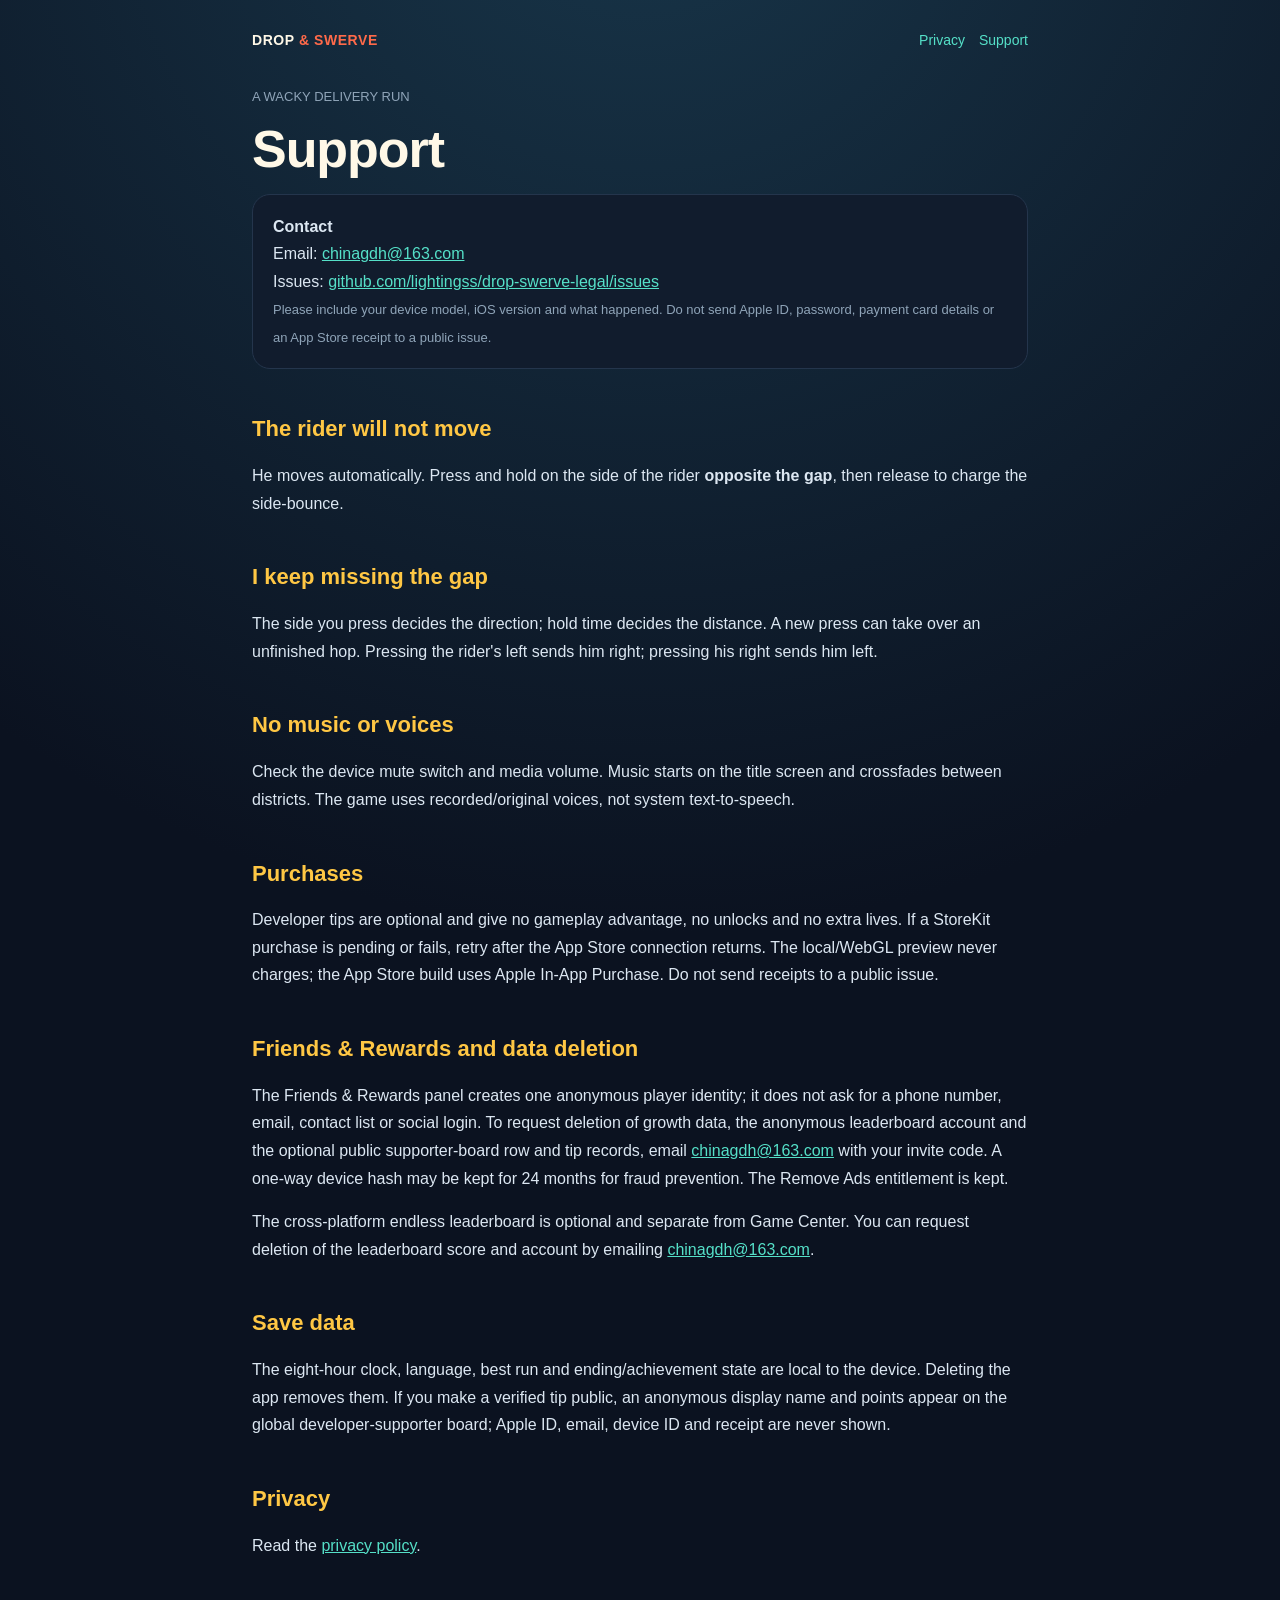
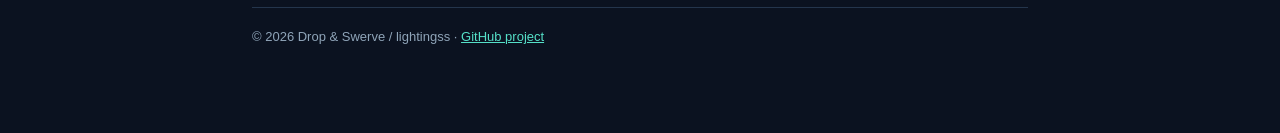
<file: support.html>
<!doctype html>
<html lang="en">
<head>
<meta charset="utf-8">
<meta name="viewport" content="width=device-width,initial-scale=1,viewport-fit=cover">
<title>Support — Drop &amp; Swerve</title>
<meta name="description" content="Support for Drop & Swerve.">
<link rel="stylesheet" href="style.css">
</head>
<body><div class="wrap">
<nav><a class="brand" href="./">DROP <span>&amp; SWERVE</span></a><a href="privacy.html">Privacy</a><a href="support.html">Support</a></nav>
<main>
<p class="muted">A WACKY DELIVERY RUN</p>
<h1>Support</h1>
<div class="card"><strong>Contact</strong><br>
Email: <a href="mailto:chinagdh@163.com">chinagdh@163.com</a><br>
Issues: <a href="https://github.com/lightingss/drop-swerve-legal/issues">github.com/lightingss/drop-swerve-legal/issues</a><br>
<span class="muted">Please include your device model, iOS version and what happened. Do not send Apple ID, password, payment card details or an App Store receipt to a public issue.</span></div>

<h2>The rider will not move</h2>
<p>He moves automatically. Press and hold on the side of the rider <strong>opposite the gap</strong>, then release to charge the side-bounce.</p>
<h2>I keep missing the gap</h2>
<p>The side you press decides the direction; hold time decides the distance. A new press can take over an unfinished hop. Pressing the rider's left sends him right; pressing his right sends him left.</p>
<h2>No music or voices</h2>
<p>Check the device mute switch and media volume. Music starts on the title screen and crossfades between districts. The game uses recorded/original voices, not system text-to-speech.</p>
<h2>Purchases</h2>
<p>Developer tips are optional and give no gameplay advantage, no unlocks and no extra lives. If a StoreKit purchase is pending or fails, retry after the App Store connection returns. The local/WebGL preview never charges; the App Store build uses Apple In-App Purchase. Do not send receipts to a public issue.</p>
<h2>Friends &amp; Rewards and data deletion</h2>
<p>The Friends &amp; Rewards panel creates one anonymous player identity; it does not ask for a phone number, email, contact list or social login. To request deletion of growth data, the anonymous leaderboard account and the optional public supporter-board row and tip records, email <a href="mailto:chinagdh@163.com">chinagdh@163.com</a> with your invite code. A one-way device hash may be kept for 24 months for fraud prevention. The Remove Ads entitlement is kept.</p>
<p>The cross-platform endless leaderboard is optional and separate from Game Center. You can request deletion of the leaderboard score and account by emailing <a href="mailto:chinagdh@163.com">chinagdh@163.com</a>.</p>
<h2>Save data</h2>
<p>The eight-hour clock, language, best run and ending/achievement state are local to the device. Deleting the app removes them. If you make a verified tip public, an anonymous display name and points appear on the global developer-supporter board; Apple ID, email, device ID and receipt are never shown.</p>
<h2>Privacy</h2>
<p>Read the <a href="privacy.html">privacy policy</a>.</p>
</main>
<footer>© 2026 Drop &amp; Swerve / lightingss · <a href="https://github.com/lightingss/drop-swerve-legal">GitHub project</a></footer>
</div></body></html>
</file>
<file: style.css>
:root{color-scheme:dark;--bg:#0b1220;--panel:#111c2d;--ink:#dce7f2;--cream:#fff8e7;--coral:#ff6a4a;--gold:#ffc744;--teal:#55e0c8;--muted:#8fa4b8;--line:#24354c}
*{box-sizing:border-box}html{scroll-behavior:smooth}
body{margin:0;background:radial-gradient(circle at 50% -10%,#18364a 0,var(--bg) 55%);color:var(--ink);font-family:-apple-system,BlinkMacSystemFont,"Segoe UI",Roboto,"Helvetica Neue",Arial,"Noto Sans",sans-serif;line-height:1.72}
a{color:var(--teal)}a:hover{color:var(--gold)}
.wrap{width:min(820px,100%);margin:0 auto;padding:28px 22px 84px}
nav{display:flex;gap:14px;flex-wrap:wrap;align-items:center;margin-bottom:34px;font-size:14px}
nav .brand{font-weight:900;color:var(--cream);letter-spacing:.04em;text-decoration:none;margin-right:auto}
nav .brand span{color:var(--coral)}
nav a{text-decoration:none}
.hero{padding:24px 0 30px;border-bottom:1px solid var(--line)}
h1{font-size:clamp(32px,7vw,52px);line-height:1.08;margin:.1em 0 .25em;color:var(--cream);letter-spacing:-.02em}
h1 span{color:var(--coral)}
h2{color:var(--gold);font-size:22px;margin-top:2.1em;line-height:1.3}
h3{color:var(--teal);font-size:17px;margin-top:1.7em}
p,li{font-size:16px}.muted{color:var(--muted);font-size:13px}
.card{background:var(--panel);border:1px solid var(--line);border-radius:18px;padding:18px 20px;margin:16px 0}
.grid{display:grid;grid-template-columns:repeat(auto-fit,minmax(230px,1fr));gap:14px;margin:22px 0}
.btn{display:inline-block;padding:12px 20px;border-radius:999px;background:var(--coral);color:var(--cream);font-weight:800;text-decoration:none}
.btn.secondary{background:transparent;border:1px solid var(--line);color:var(--ink)}
ul{padding-left:1.2em}
.langs{display:flex;gap:10px;flex-wrap:wrap;margin:12px 0 0;font-size:13px}
.langs a{text-decoration:none;border:1px solid var(--line);border-radius:999px;padding:4px 10px}
footer{margin-top:48px;padding-top:18px;border-top:1px solid var(--line);color:var(--muted);font-size:13px}
code{background:#0b1422;border:1px solid var(--line);padding:2px 6px;border-radius:6px}
</file>
